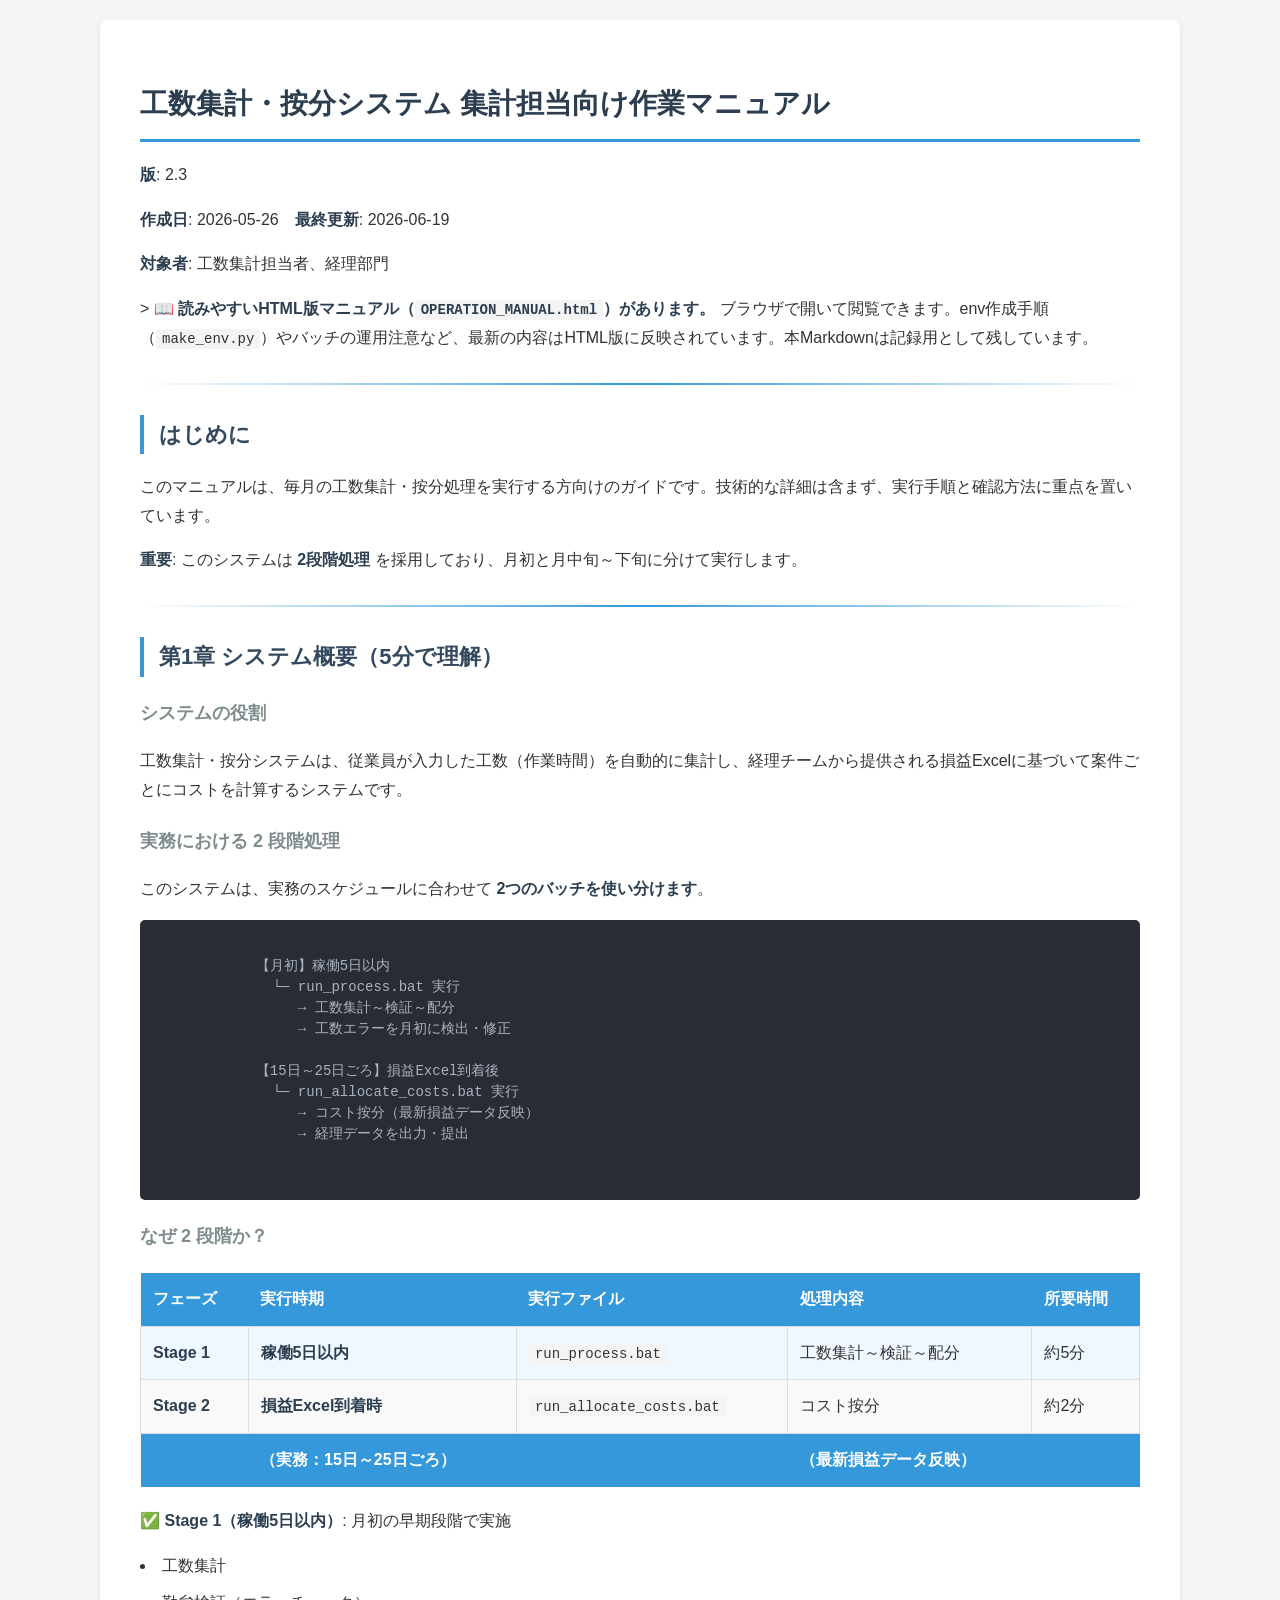
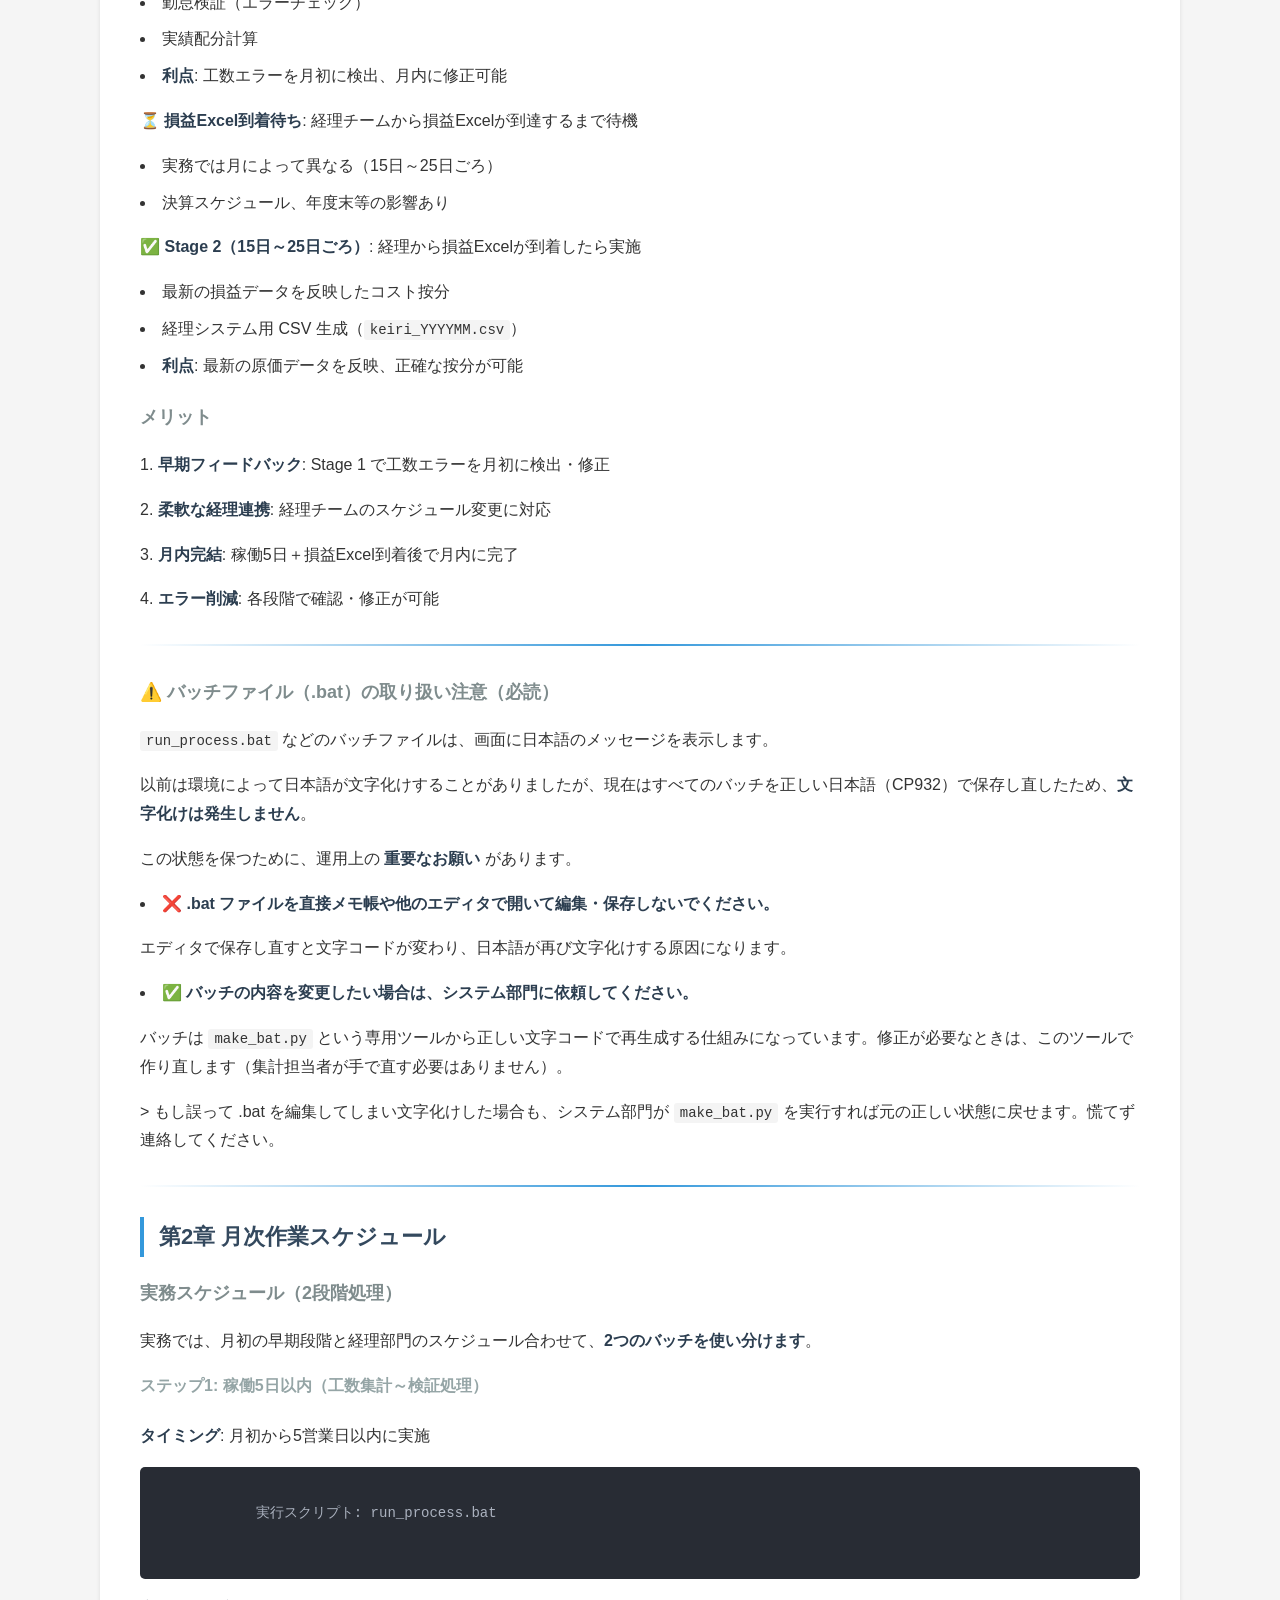
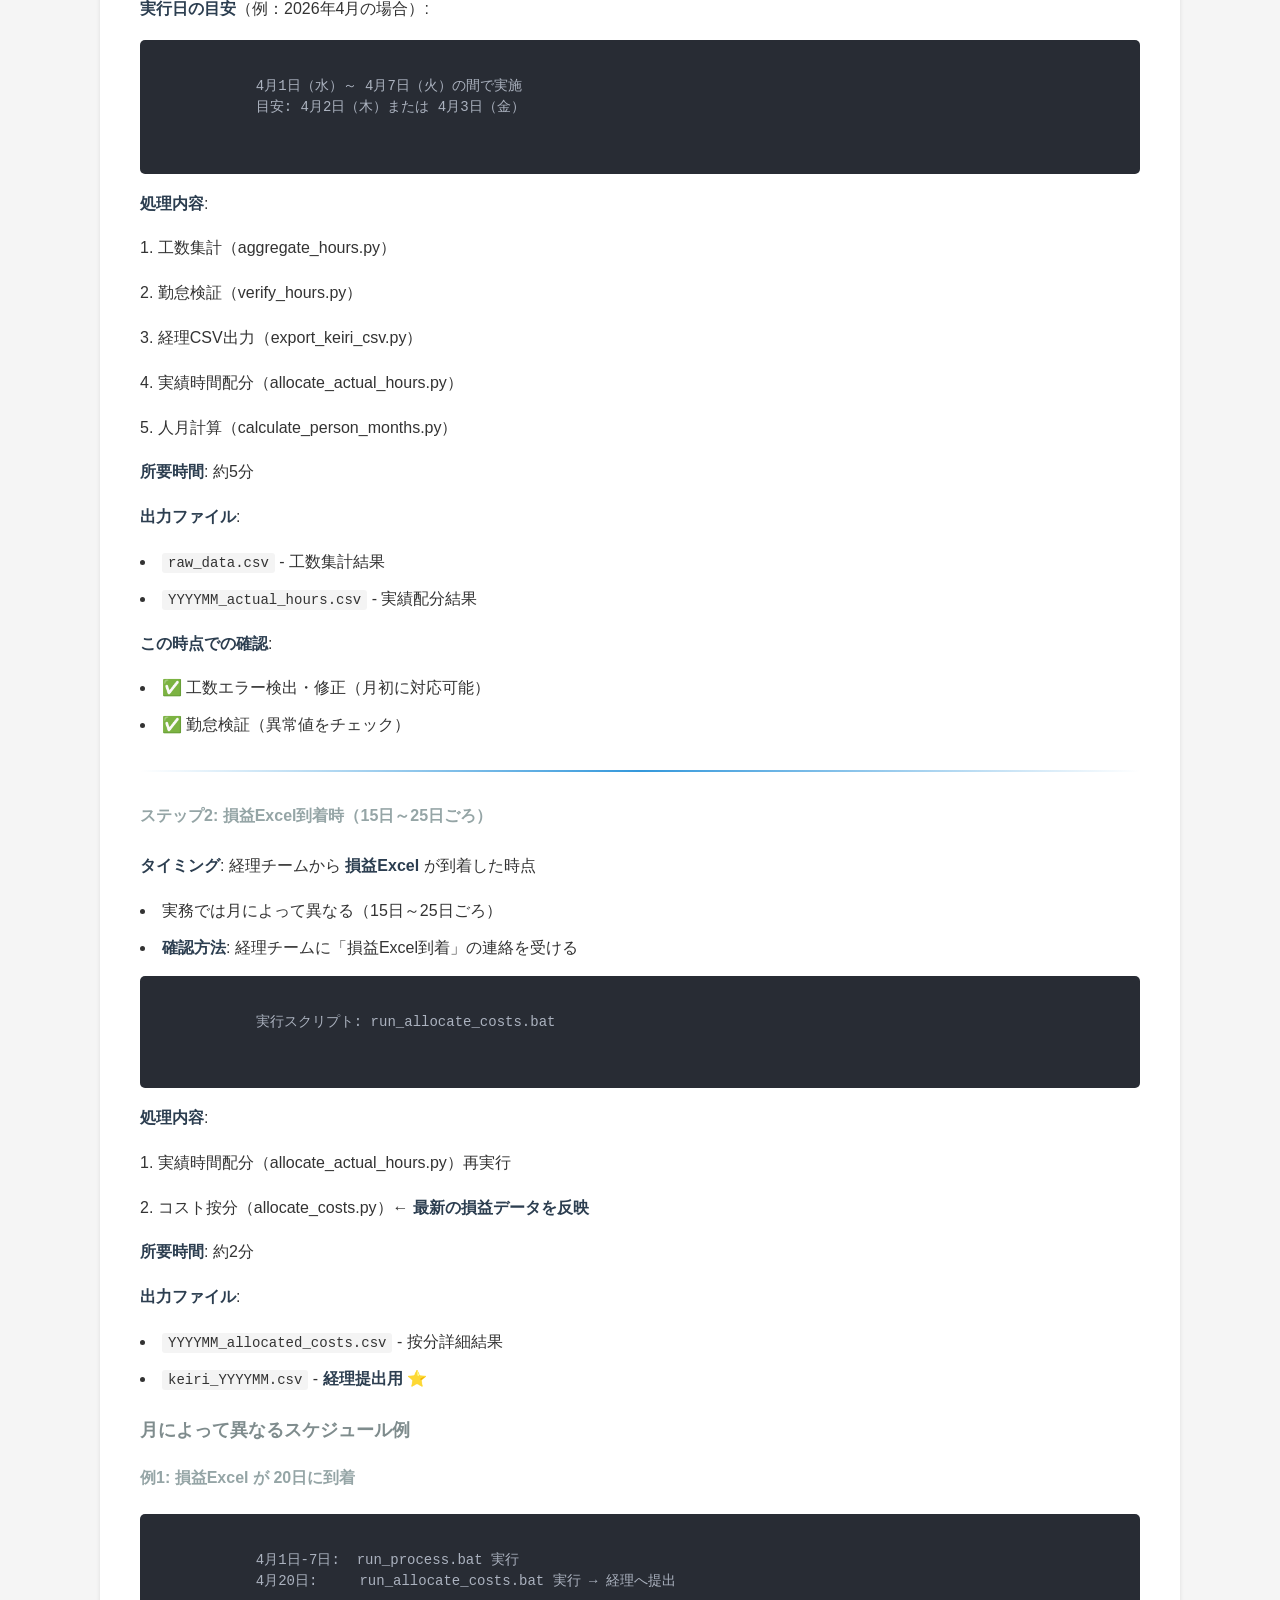
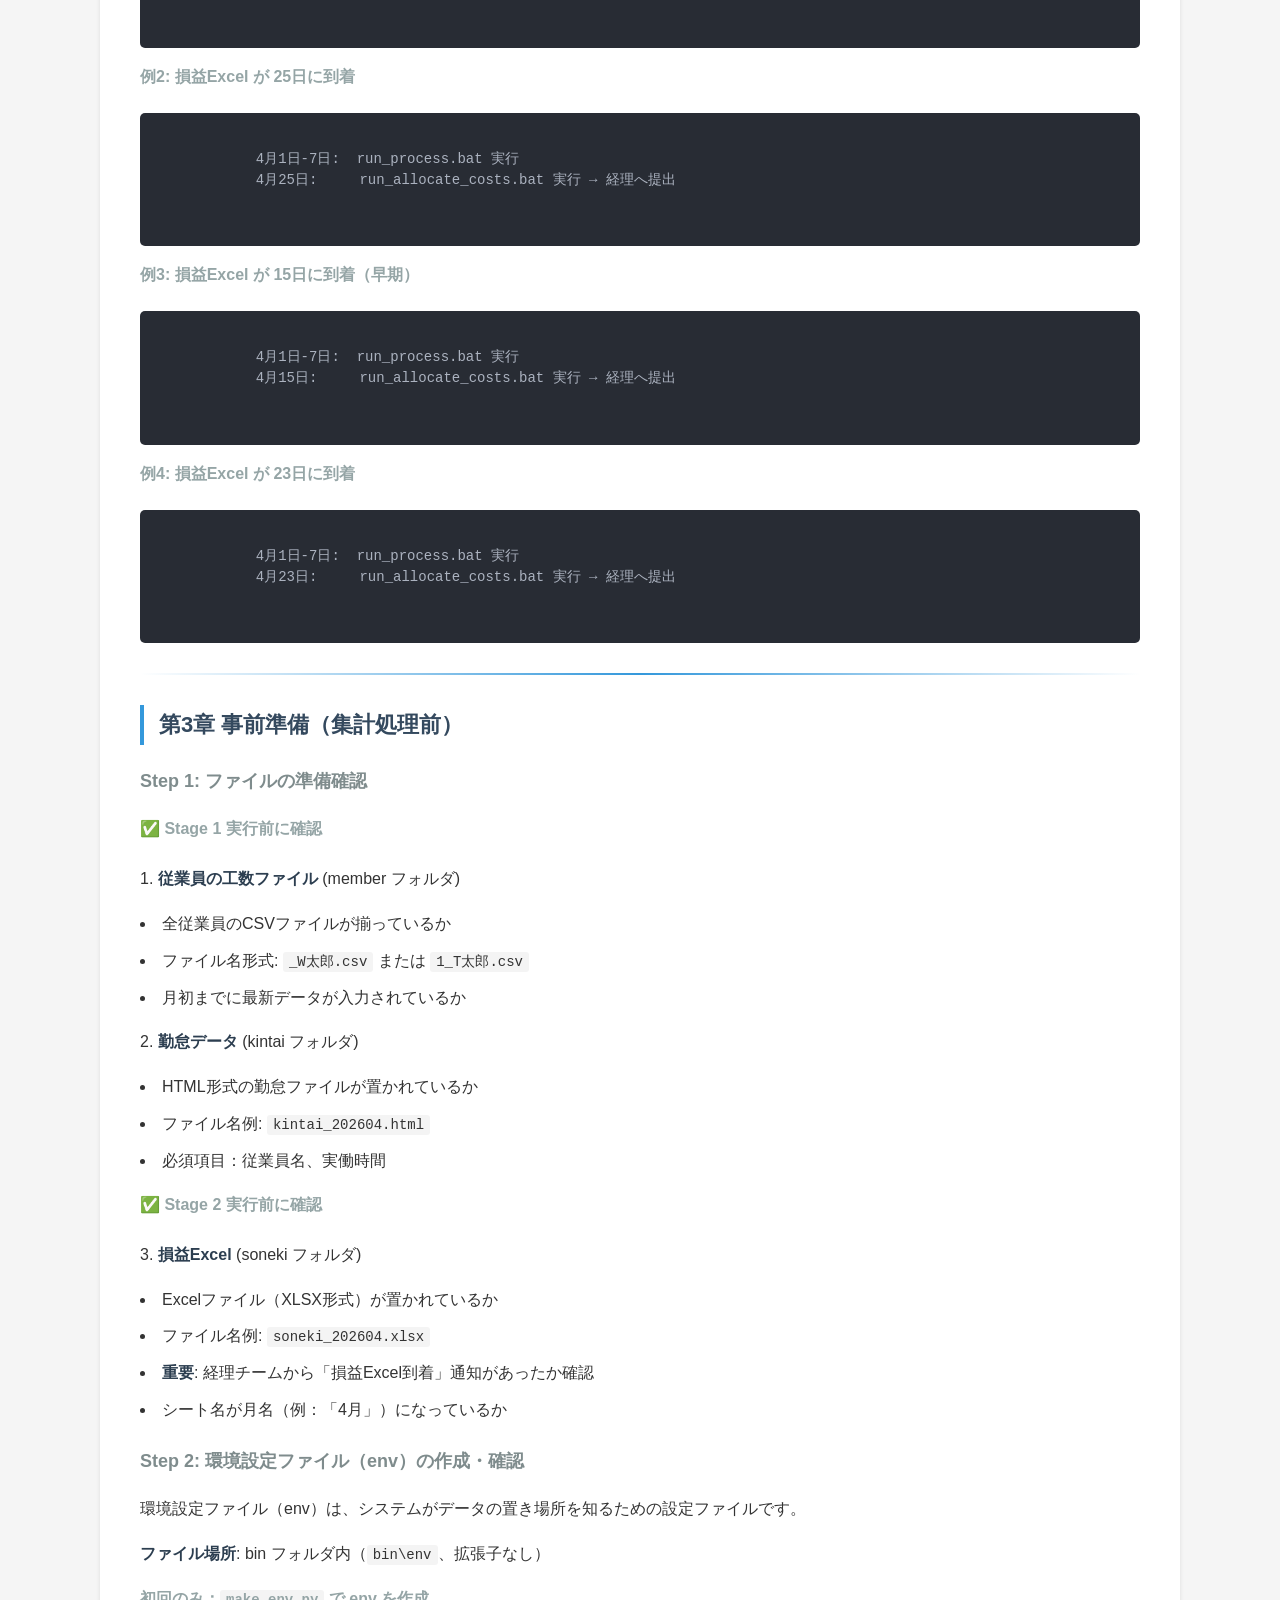
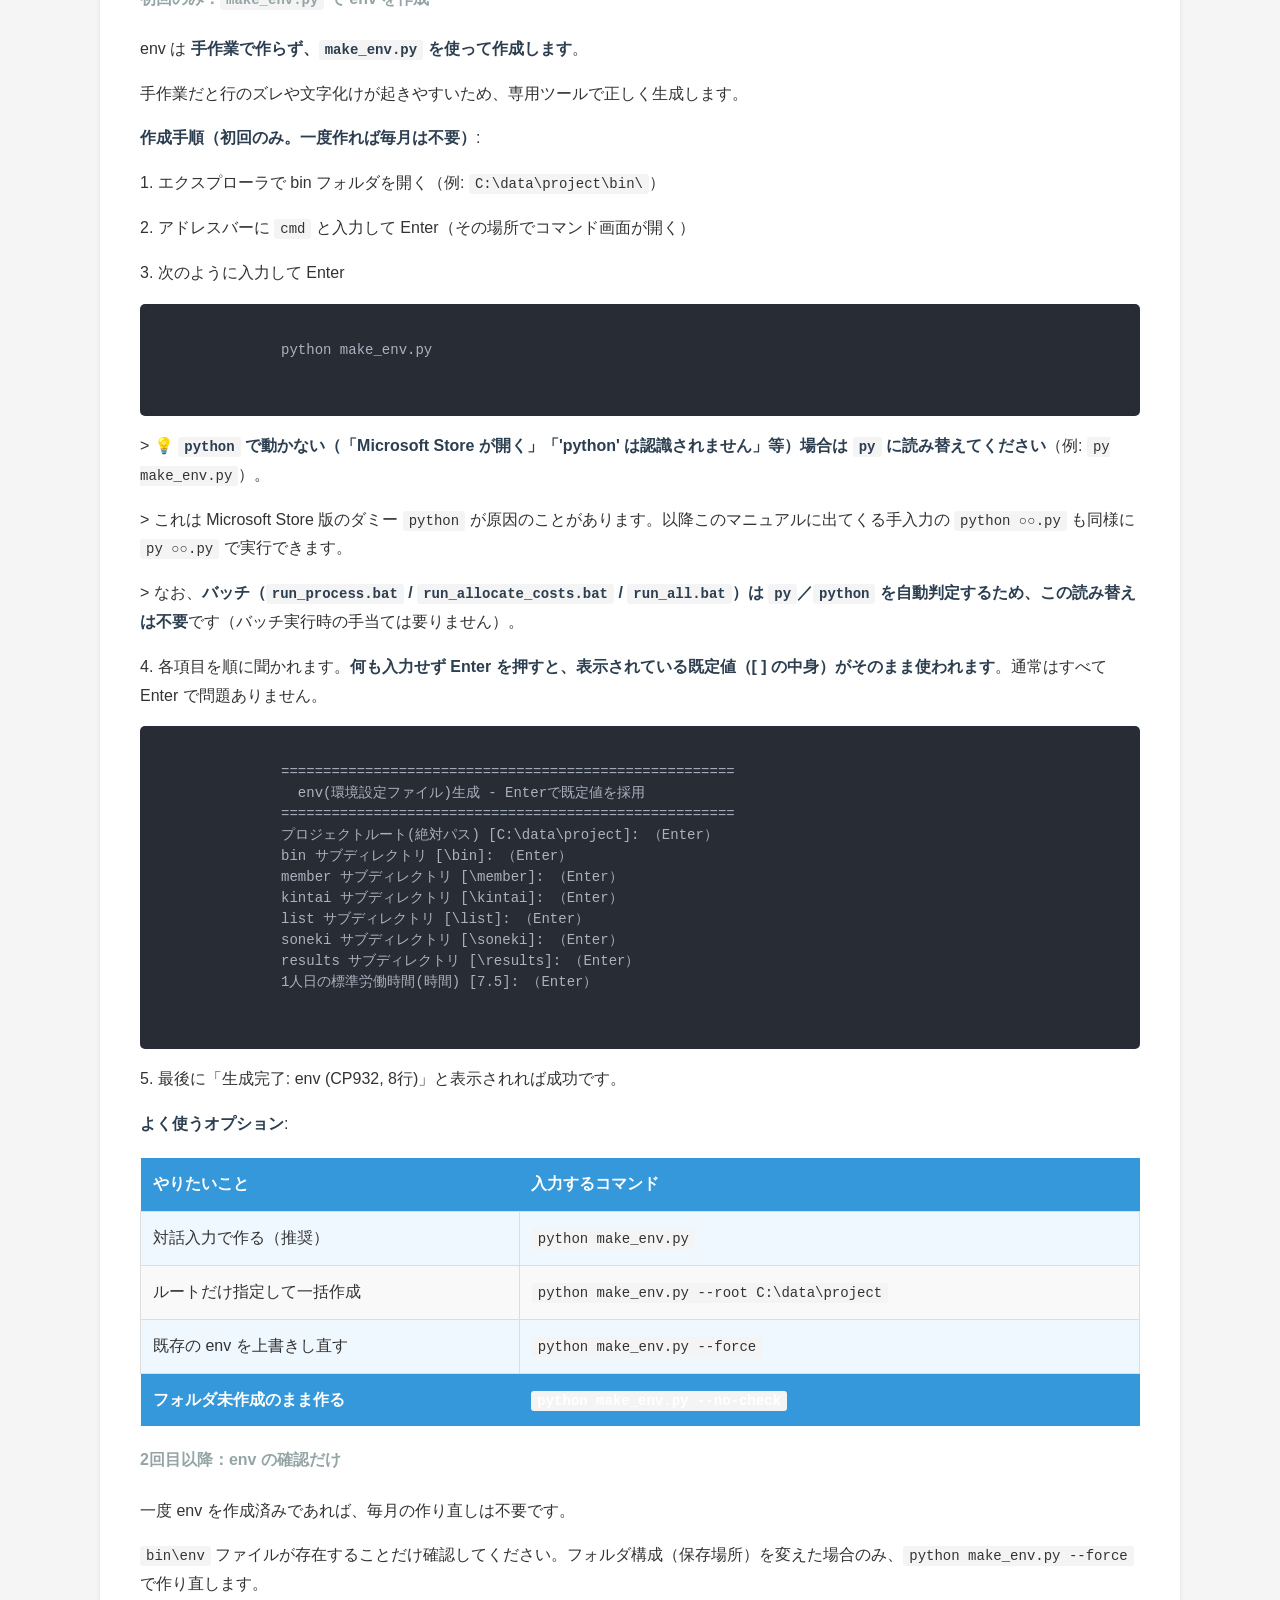
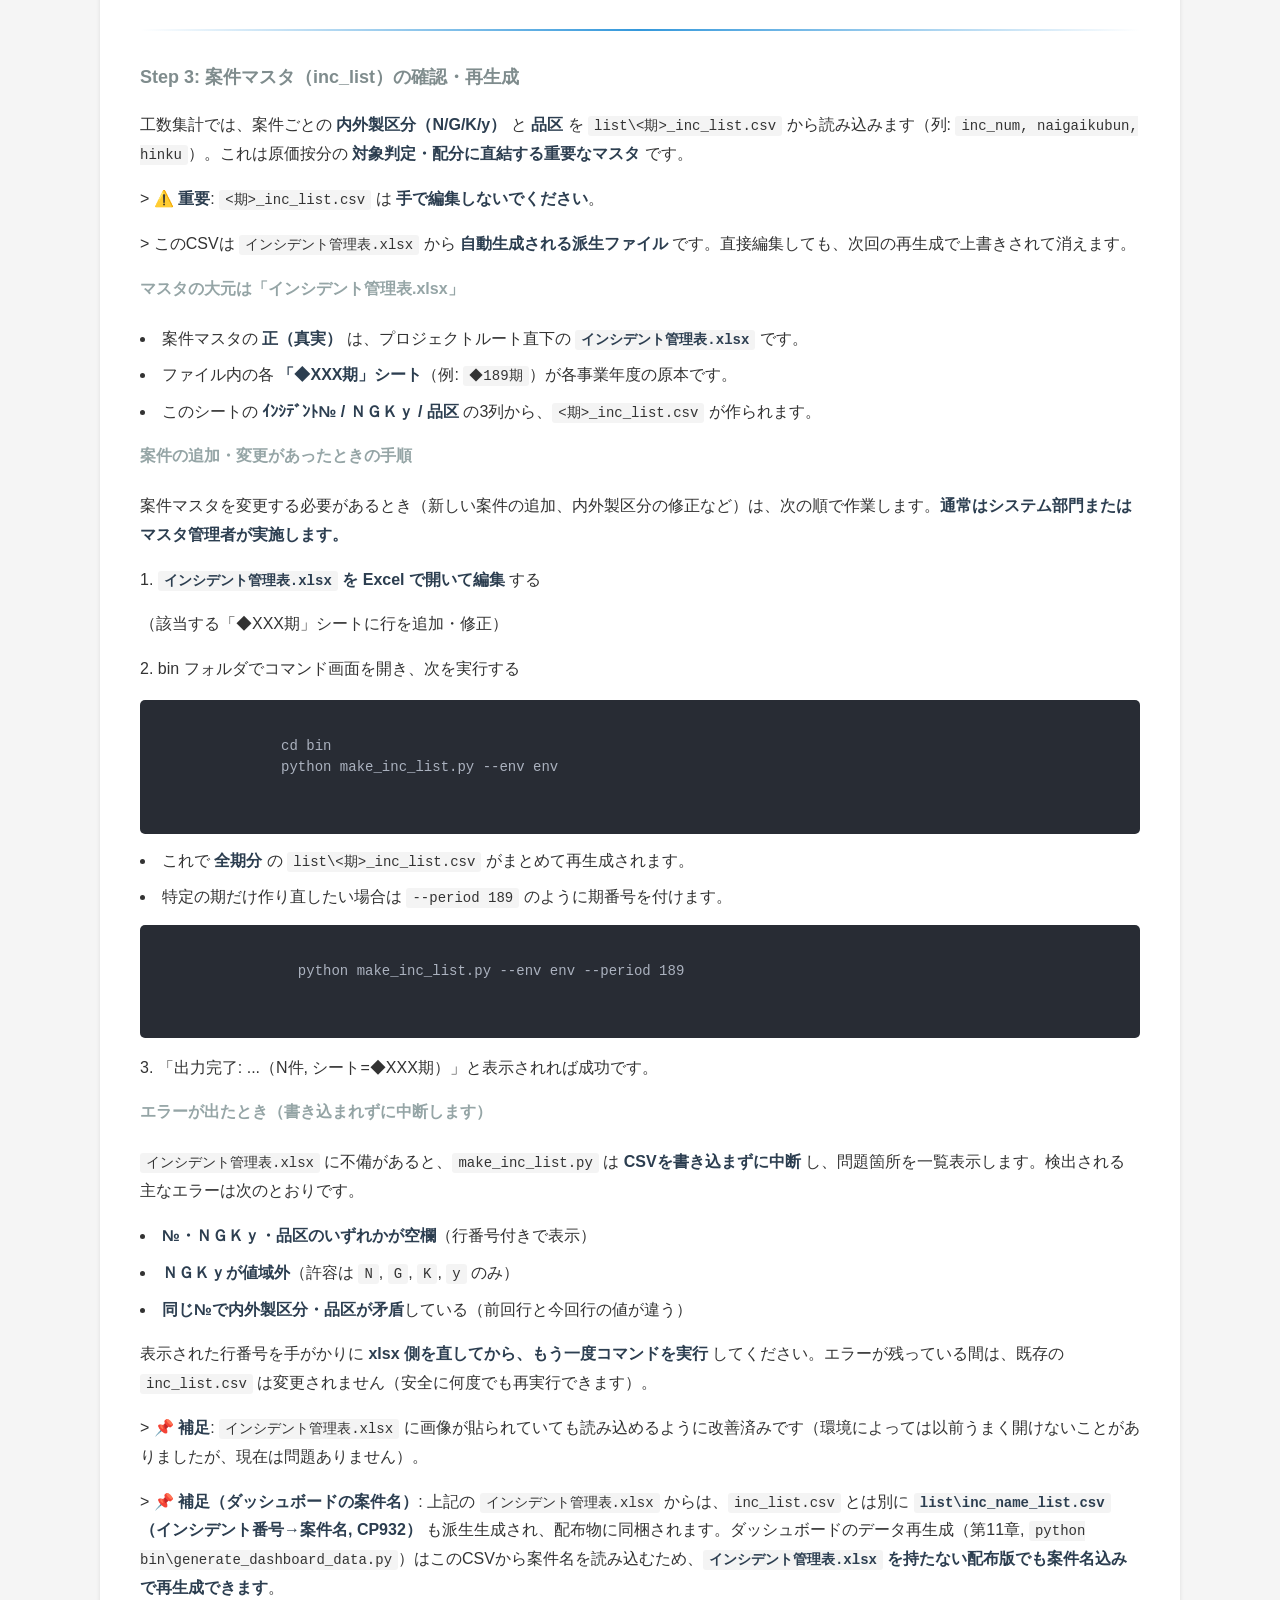
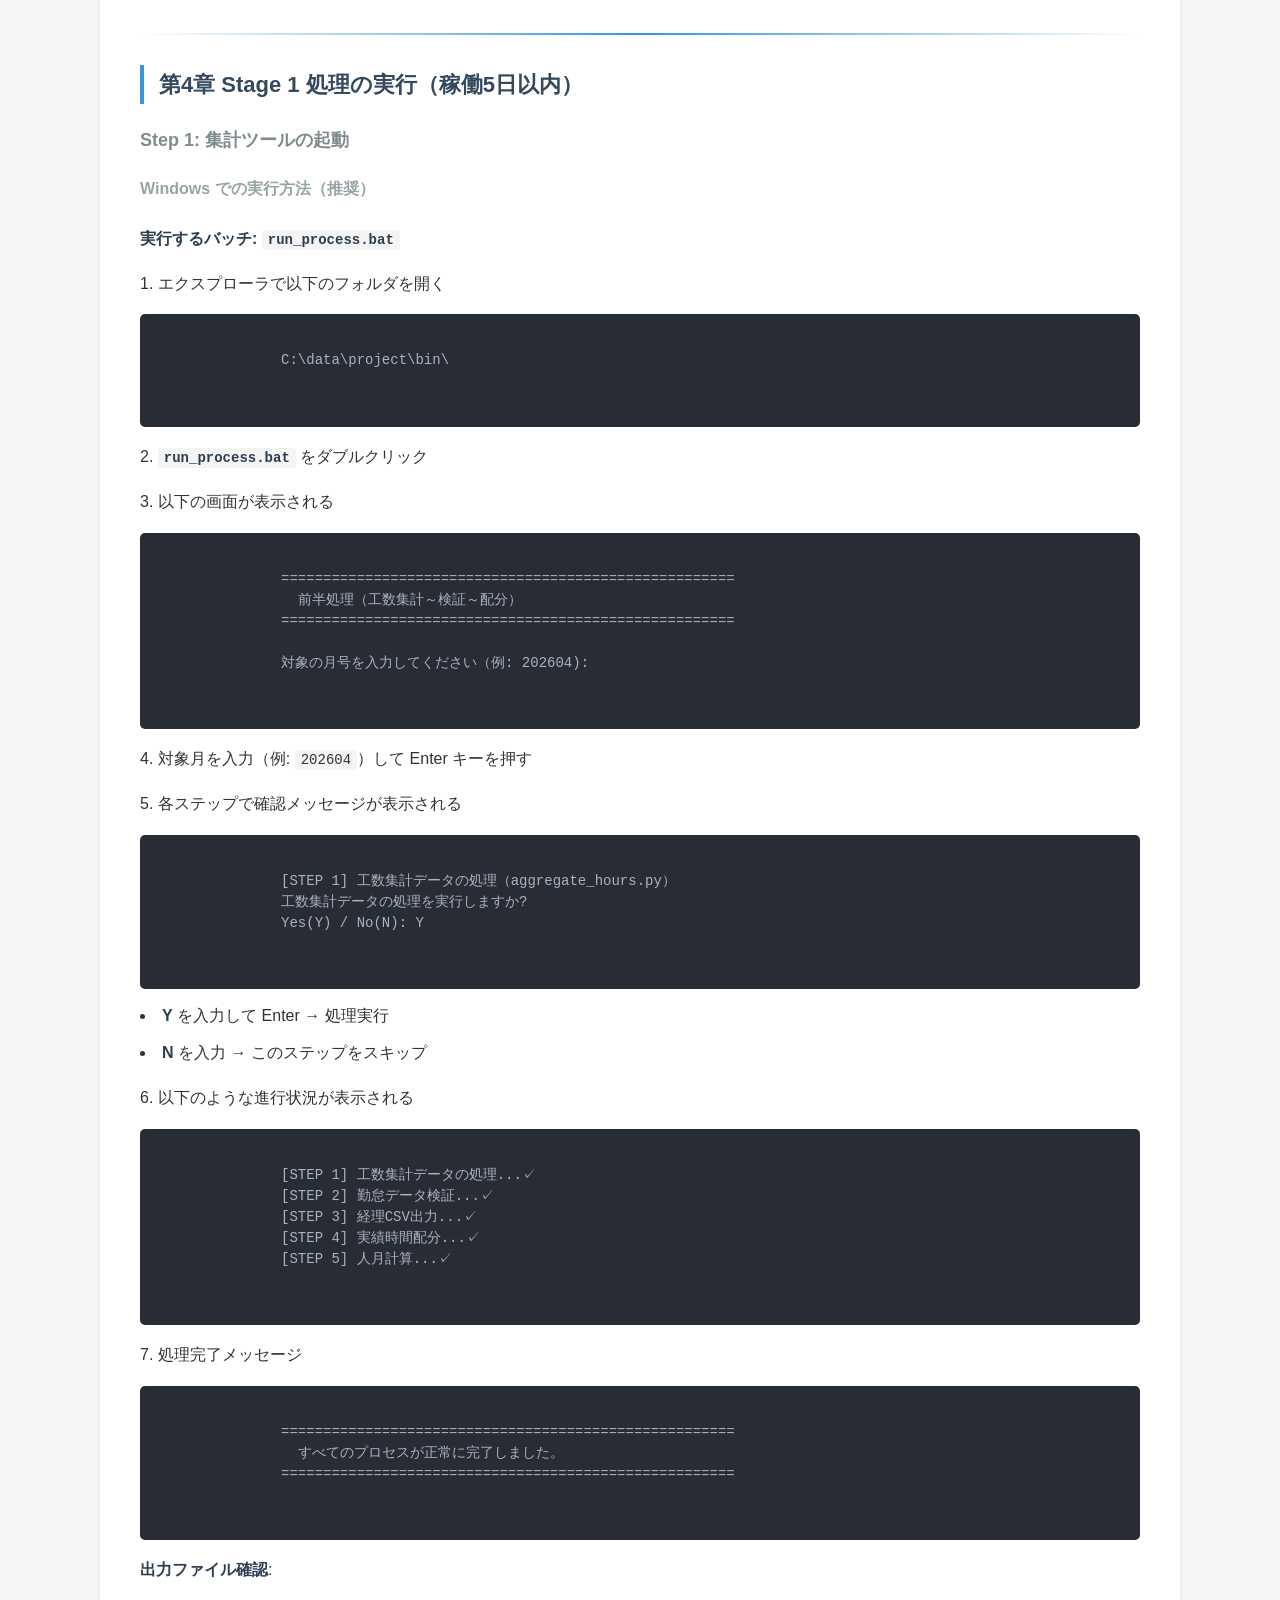
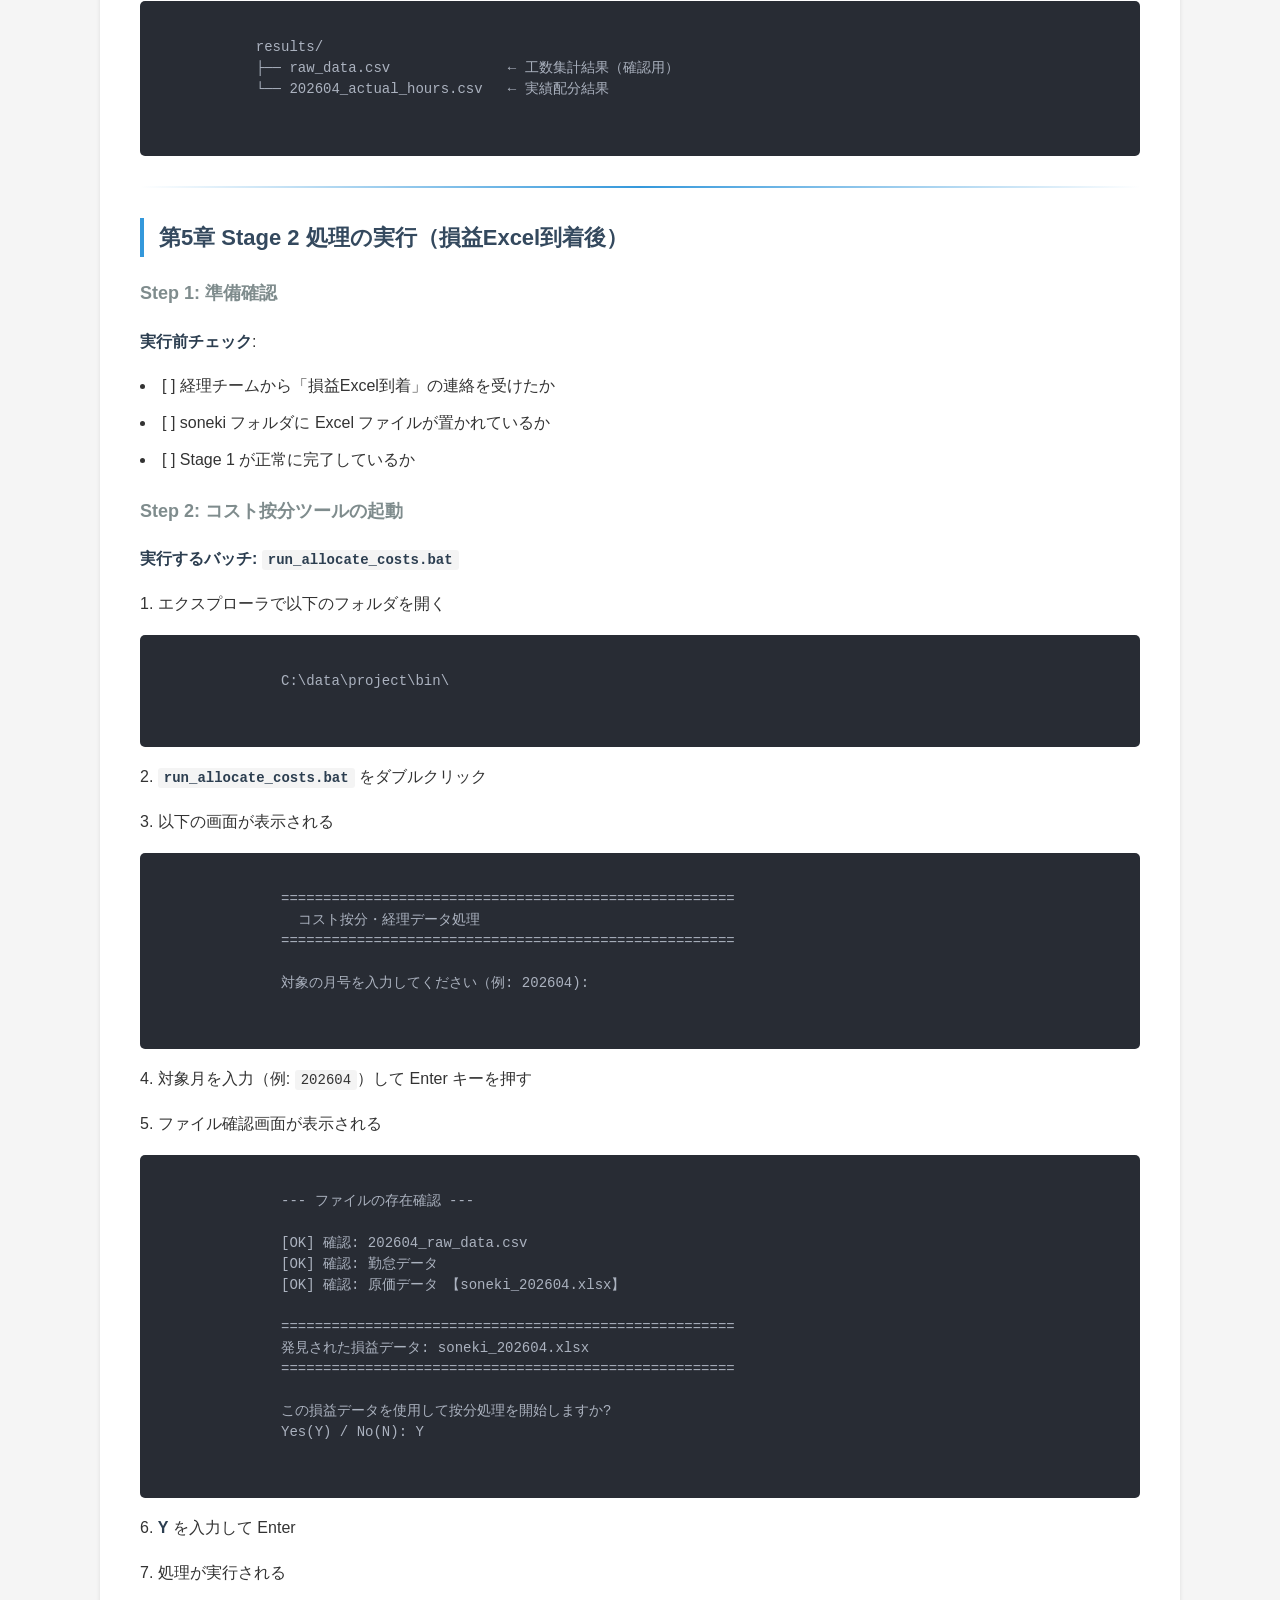
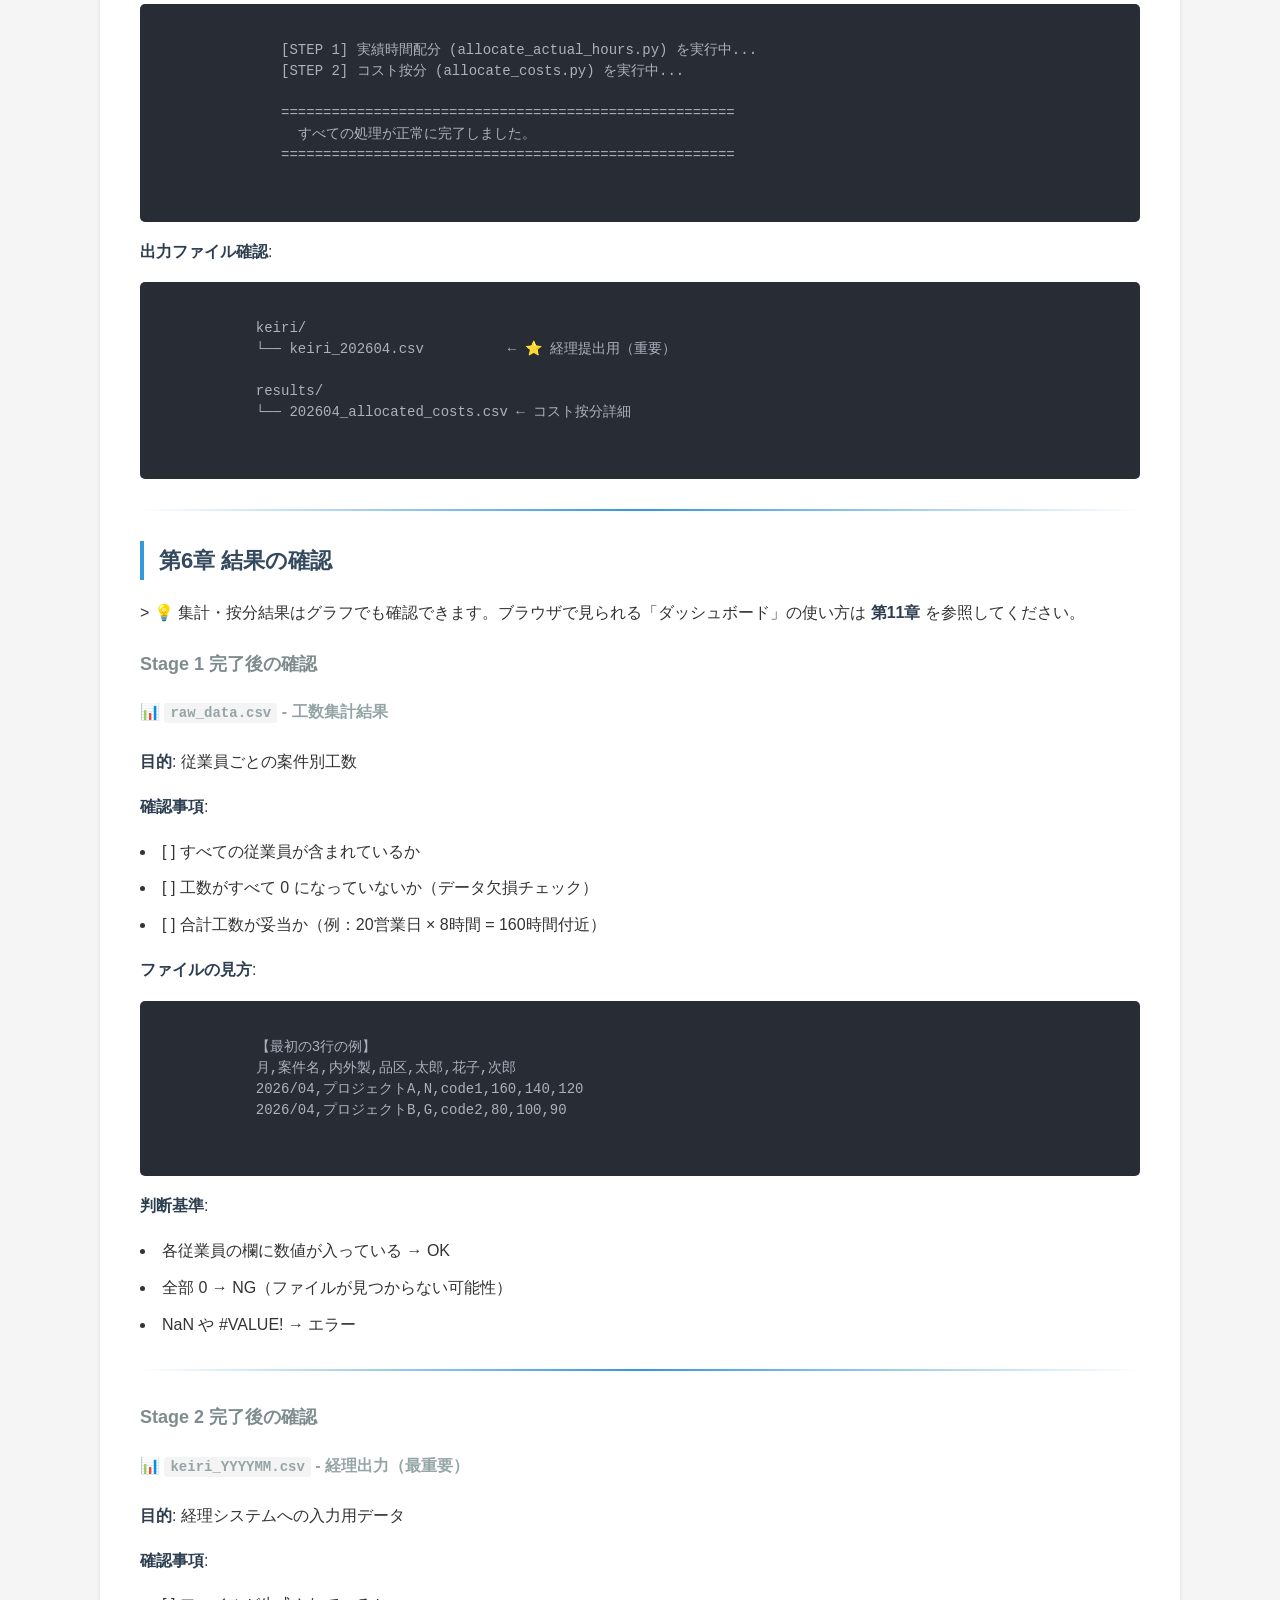
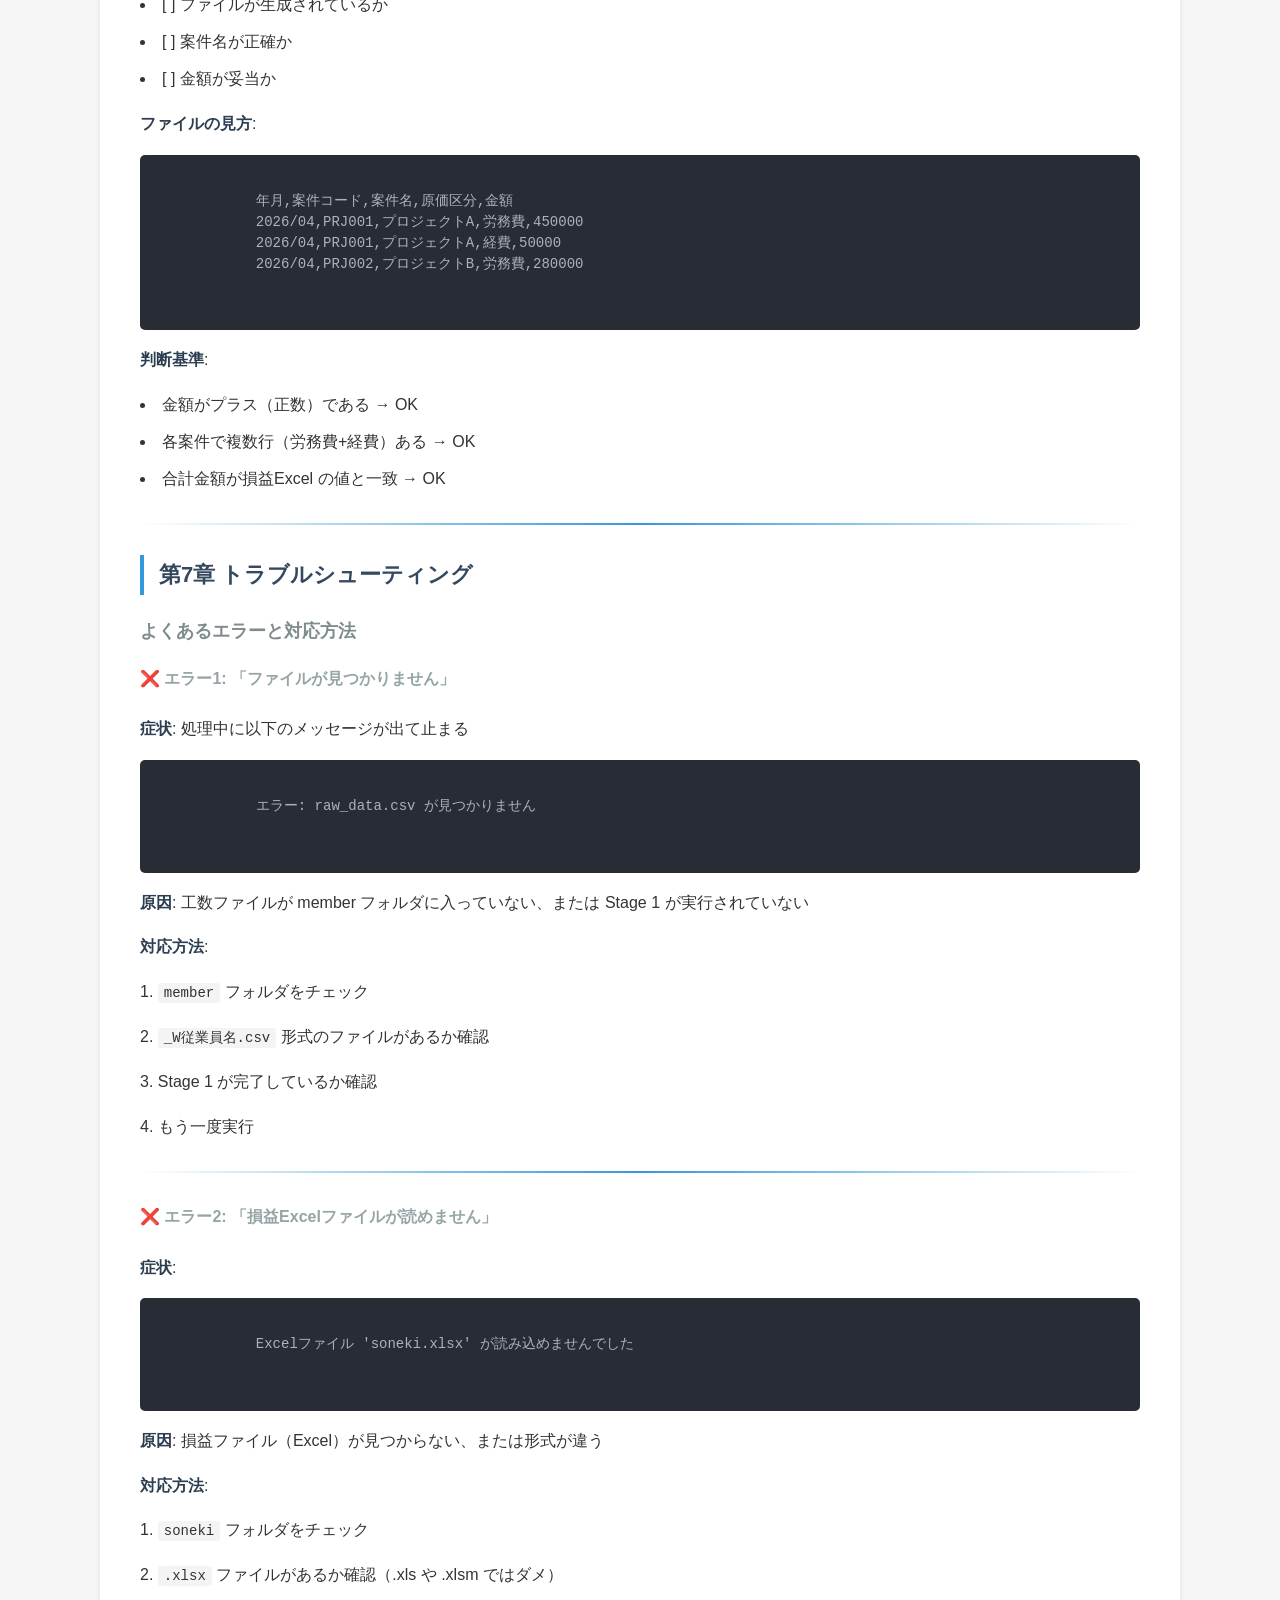
<file: OPERATION_MANUAL.html>
<!DOCTYPE html>
<html lang="ja">
<head>
    <meta charset="utf-8">
    <meta name="viewport" content="width=device-width, initial-scale=1.0">
    <title>工数集計・按分システム 集計担当向け作業マニュアル</title>
    <style>

        body {
            font-family: "Segoe UI", Tahoma, Geneva, Verdana, sans-serif;
            line-height: 1.8;
            color: #333;
            background-color: #f5f5f5;
            padding: 20px;
            margin: 0;
        }
        .container {
            max-width: 1000px;
            margin: 0 auto;
            background-color: white;
            padding: 40px;
            border-radius: 8px;
            box-shadow: 0 2px 4px rgba(0,0,0,0.1);
        }
        h1 {
            color: #2c3e50;
            border-bottom: 3px solid #3498db;
            padding-bottom: 10px;
            font-size: 28px;
        }
        h2 {
            color: #34495e;
            margin-top: 30px;
            border-left: 4px solid #3498db;
            padding-left: 15px;
            font-size: 22px;
        }
        h3 {
            color: #7f8c8d;
            margin-top: 20px;
            font-size: 18px;
        }
        h4 {
            color: #95a5a6;
            margin-top: 15px;
            font-size: 16px;
        }
        table {
            width: 100%;
            border-collapse: collapse;
            margin: 20px 0;
            background-color: #f9f9f9;
        }
        table th {
            background-color: #3498db;
            color: white;
            padding: 12px;
            text-align: left;
            font-weight: bold;
        }
        table td {
            border: 1px solid #ddd;
            padding: 12px;
        }
        table tr:nth-child(even) {
            background-color: #f0f8ff;
        }
        code {
            background-color: #f4f4f4;
            padding: 2px 6px;
            border-radius: 3px;
            font-family: "Courier New", monospace;
            font-size: 14px;
        }
        pre {
            background-color: #282c34;
            color: #abb2bf;
            padding: 15px;
            border-radius: 5px;
            overflow-x: auto;
            line-height: 1.5;
        }
        pre code {
            background-color: transparent;
            padding: 0;
            color: #abb2bf;
        }
        blockquote {
            border-left: 4px solid #3498db;
            padding-left: 15px;
            color: #7f8c8d;
            font-style: italic;
            margin: 15px 0;
        }
        .note {
            background-color: #fffacd;
            border-left: 4px solid #ffb6c1;
            padding: 12px;
            margin: 15px 0;
        }
        .warning {
            background-color: #ffe4e1;
            border-left: 4px solid #ff6347;
            padding: 12px;
            margin: 15px 0;
        }
        .success {
            background-color: #e8f5e9;
            border-left: 4px solid #4caf50;
            padding: 12px;
            margin: 15px 0;
        }
        a {
            color: #3498db;
            text-decoration: none;
        }
        a:hover {
            text-decoration: underline;
        }
        hr {
            border: none;
            height: 2px;
            background: linear-gradient(to right, transparent, #3498db, transparent);
            margin: 30px 0;
        }
        ul, ol {
            margin: 15px 0;
            padding-left: 30px;
        }
        li {
            margin: 8px 0;
        }
        strong {
            color: #2c3e50;
            font-weight: bold;
        }
        em {
            color: #7f8c8d;
        }
        .checkbox {
            margin-right: 8px;
        }
    
    </style>
</head>
<body>
    <div class="container">
        <h1>工数集計・按分システム 集計担当向け作業マニュアル</h1>

        <p><strong>版</strong>: 2.3</p>
        <p><strong>作成日</strong>: 2026-05-26　<strong>最終更新</strong>: 2026-06-19</p>
        <p><strong>対象者</strong>: 工数集計担当者、経理部門</p>

        <p>> 📖 <strong>読みやすいHTML版マニュアル（<code>OPERATION_MANUAL.html</code>）があります。</strong> ブラウザで開いて閲覧できます。env作成手順（<code>make_env.py</code>）やバッチの運用注意など、最新の内容はHTML版に反映されています。本Markdownは記録用として残しています。</p>

        <hr>

        <h2>はじめに</h2>

        <p>このマニュアルは、毎月の工数集計・按分処理を実行する方向けのガイドです。技術的な詳細は含まず、実行手順と確認方法に重点を置いています。</p>

        <p><strong>重要</strong>: このシステムは <strong>2段階処理</strong> を採用しており、月初と月中旬～下旬に分けて実行します。</p>

        <hr>

        <h2>第1章 システム概要（5分で理解）</h2>

        <h3>システムの役割</h3>

        <p>工数集計・按分システムは、従業員が入力した工数（作業時間）を自動的に集計し、経理チームから提供される損益Excelに基づいて案件ごとにコストを計算するシステムです。</p>

        <h3>実務における 2 段階処理</h3>

        <p>このシステムは、実務のスケジュールに合わせて <strong>2つのバッチを使い分けます</strong>。</p>

    <pre>
        <code>
            【月初】稼働5日以内
              └─ run_process.bat 実行
                 → 工数集計～検証～配分
                 → 工数エラーを月初に検出・修正
                 
            【15日～25日ごろ】損益Excel到着後
              └─ run_allocate_costs.bat 実行
                 → コスト按分（最新損益データ反映）
                 → 経理データを出力・提出
        </code>
    </pre>

        <table>
            <tr>
                <th>フェーズ</th>
                <th>実行時期</th>
                <th>実行ファイル</th>
                <th>処理内容</th>
                <th>所要時間</th>
            </tr>
            <tr>
                <td><strong>Stage 1</strong></td>
                <td><strong>稼働5日以内</strong></td>
                <td><code>run_process.bat</code></td>
                <td>工数集計～検証～配分</td>
                <td>約5分</td>
            </tr>
            <tr>
                <td><strong>Stage 2</strong></td>
                <td><strong>損益Excel到着時</strong></td>
                <td><code>run_allocate_costs.bat</code></td>
                <td>コスト按分</td>
                <td>約2分</td>
            </tr>
            <tr>
                <th></th>
                <th>（実務：15日～25日ごろ）</th>
                <th></th>
                <th>（最新損益データ反映）</th>
                <th></th>
            </tr>
        <h3>なぜ 2 段階か？</h3>
        </table>

        <p>✅ <strong>Stage 1（稼働5日以内）</strong>: 月初の早期段階で実施</p>
        <li>工数集計</li>
        <li>勤怠検証（エラーチェック）</li>
        <li>実績配分計算</li>
        <li><strong>利点</strong>: 工数エラーを月初に検出、月内に修正可能</li>

        <p>⏳ <strong>損益Excel到着待ち</strong>: 経理チームから損益Excelが到達するまで待機</p>
        <li>実務では月によって異なる（15日～25日ごろ）</li>
        <li>決算スケジュール、年度末等の影響あり</li>

        <p>✅ <strong>Stage 2（15日～25日ごろ）</strong>: 経理から損益Excelが到着したら実施</p>
        <li>最新の損益データを反映したコスト按分</li>
        <li>経理システム用 CSV 生成（<code>keiri_YYYYMM.csv</code>）</li>
        <li><strong>利点</strong>: 最新の原価データを反映、正確な按分が可能</li>

        <h3>メリット</h3>

        <p>1. <strong>早期フィードバック</strong>: Stage 1 で工数エラーを月初に検出・修正</p>
        <p>2. <strong>柔軟な経理連携</strong>: 経理チームのスケジュール変更に対応</p>
        <p>3. <strong>月内完結</strong>: 稼働5日＋損益Excel到着後で月内に完了</p>
        <p>4. <strong>エラー削減</strong>: 各段階で確認・修正が可能</p>

        <hr>

        <h3>⚠️ バッチファイル（.bat）の取り扱い注意（必読）</h3>

        <p><code>run_process.bat</code> などのバッチファイルは、画面に日本語のメッセージを表示します。</p>
        <p>以前は環境によって日本語が文字化けすることがありましたが、現在はすべてのバッチを正しい日本語（CP932）で保存し直したため、<strong>文字化けは発生しません</strong>。</p>

        <p>この状態を保つために、運用上の <strong>重要なお願い</strong> があります。</p>

        <li>❌ <strong>.bat ファイルを直接メモ帳や他のエディタで開いて編集・保存しないでください。</strong></li>
        <p>エディタで保存し直すと文字コードが変わり、日本語が再び文字化けする原因になります。</p>
        <li>✅ <strong>バッチの内容を変更したい場合は、システム部門に依頼してください。</strong></li>
        <p>バッチは <code>make_bat.py</code> という専用ツールから正しい文字コードで再生成する仕組みになっています。修正が必要なときは、このツールで作り直します（集計担当者が手で直す必要はありません）。</p>

        <p>> もし誤って .bat を編集してしまい文字化けした場合も、システム部門が <code>make_bat.py</code> を実行すれば元の正しい状態に戻せます。慌てず連絡してください。</p>

        <hr>

        <h2>第2章 月次作業スケジュール</h2>

        <h3>実務スケジュール（2段階処理）</h3>

        <p>実務では、月初の早期段階と経理部門のスケジュール合わせて、<strong>2つのバッチを使い分けます</strong>。</p>

        <h4>ステップ1: 稼働5日以内（工数集計～検証処理）</h4>

        <p><strong>タイミング</strong>: 月初から5営業日以内に実施</p>

    <pre>
        <code>
            実行スクリプト: run_process.bat
        </code>
    </pre>

        <p><strong>実行日の目安</strong>（例：2026年4月の場合）:</p>
    <pre>
        <code>
            4月1日（水）～ 4月7日（火）の間で実施
            目安: 4月2日（木）または 4月3日（金）
        </code>
    </pre>

        <p><strong>処理内容</strong>:</p>
        <p>1. 工数集計（aggregate_hours.py）</p>
        <p>2. 勤怠検証（verify_hours.py）</p>
        <p>3. 経理CSV出力（export_keiri_csv.py）</p>
        <p>4. 実績時間配分（allocate_actual_hours.py）</p>
        <p>5. 人月計算（calculate_person_months.py）</p>

        <p><strong>所要時間</strong>: 約5分</p>

        <p><strong>出力ファイル</strong>:</p>
        <li><code>raw_data.csv</code> - 工数集計結果</li>
        <li><code>YYYYMM_actual_hours.csv</code> - 実績配分結果</li>

        <p><strong>この時点での確認</strong>:</p>
        <li>✅ 工数エラー検出・修正（月初に対応可能）</li>
        <li>✅ 勤怠検証（異常値をチェック）</li>

        <hr>

        <h4>ステップ2: 損益Excel到着時（15日～25日ごろ）</h4>

        <p><strong>タイミング</strong>: 経理チームから <strong>損益Excel</strong> が到着した時点</p>
        <li>実務では月によって異なる（15日～25日ごろ）</li>
        <li><strong>確認方法</strong>: 経理チームに「損益Excel到着」の連絡を受ける</li>

    <pre>
        <code>
            実行スクリプト: run_allocate_costs.bat
        </code>
    </pre>

        <p><strong>処理内容</strong>:</p>
        <p>1. 実績時間配分（allocate_actual_hours.py）再実行</p>
        <p>2. コスト按分（allocate_costs.py）← <strong>最新の損益データを反映</strong></p>

        <p><strong>所要時間</strong>: 約2分</p>

        <p><strong>出力ファイル</strong>:</p>
        <li><code>YYYYMM_allocated_costs.csv</code> - 按分詳細結果</li>
        <li><code>keiri_YYYYMM.csv</code> - <strong>経理提出用</strong> ⭐</li>

        <h3>月によって異なるスケジュール例</h3>

        <h4>例1: 損益Excel が 20日に到着</h4>
    <pre>
        <code>
            4月1日-7日:  run_process.bat 実行
            4月20日:     run_allocate_costs.bat 実行 → 経理へ提出
        </code>
    </pre>

        <h4>例2: 損益Excel が 25日に到着</h4>
    <pre>
        <code>
            4月1日-7日:  run_process.bat 実行
            4月25日:     run_allocate_costs.bat 実行 → 経理へ提出
        </code>
    </pre>

        <h4>例3: 損益Excel が 15日に到着（早期）</h4>
    <pre>
        <code>
            4月1日-7日:  run_process.bat 実行
            4月15日:     run_allocate_costs.bat 実行 → 経理へ提出
        </code>
    </pre>

        <h4>例4: 損益Excel が 23日に到着</h4>
    <pre>
        <code>
            4月1日-7日:  run_process.bat 実行
            4月23日:     run_allocate_costs.bat 実行 → 経理へ提出
        </code>
    </pre>

        <hr>

        <h2>第3章 事前準備（集計処理前）</h2>

        <h3>Step 1: ファイルの準備確認</h3>

        <h4>✅ Stage 1 実行前に確認</h4>

        <p>1. <strong>従業員の工数ファイル</strong> (member フォルダ)</p>
        <li>全従業員のCSVファイルが揃っているか</li>
        <li>ファイル名形式: <code>_W太郎.csv</code> または <code>1_T太郎.csv</code></li>
        <li>月初までに最新データが入力されているか</li>

        <p>2. <strong>勤怠データ</strong> (kintai フォルダ)</p>
        <li>HTML形式の勤怠ファイルが置かれているか</li>
        <li>ファイル名例: <code>kintai_202604.html</code></li>
        <li>必須項目：従業員名、実働時間</li>

        <h4>✅ Stage 2 実行前に確認</h4>

        <p>3. <strong>損益Excel</strong> (soneki フォルダ)</p>
        <li>Excelファイル（XLSX形式）が置かれているか</li>
        <li>ファイル名例: <code>soneki_202604.xlsx</code></li>
        <li><strong>重要</strong>: 経理チームから「損益Excel到着」通知があったか確認</li>
        <li>シート名が月名（例：「4月」）になっているか</li>

        <h3>Step 2: 環境設定ファイル（env）の作成・確認</h3>

        <p>環境設定ファイル（env）は、システムがデータの置き場所を知るための設定ファイルです。</p>
        <p><strong>ファイル場所</strong>: bin フォルダ内（<code>bin\env</code>、拡張子なし）</p>

        <h4>初回のみ：<code>make_env.py</code> で env を作成</h4>

        <p>env は <strong>手作業で作らず、<code>make_env.py</code> を使って作成します</strong>。</p>
        <p>手作業だと行のズレや文字化けが起きやすいため、専用ツールで正しく生成します。</p>

        <p><strong>作成手順（初回のみ。一度作れば毎月は不要）</strong>:</p>

        <p>1. エクスプローラで bin フォルダを開く（例: <code>C:\data\project\bin\</code>）</p>
        <p>2. アドレスバーに <code>cmd</code> と入力して Enter（その場所でコマンド画面が開く）</p>
        <p>3. 次のように入力して Enter</p>

    <pre>
        <code>
               python make_env.py
        </code>
    </pre>

        <p>> 💡 <strong><code>python</code> で動かない（「Microsoft Store が開く」「'python' は認識されません」等）場合は <code>py</code> に読み替えてください</strong>（例: <code>py make_env.py</code>）。</p>
        <p>> これは Microsoft Store 版のダミー <code>python</code> が原因のことがあります。以降このマニュアルに出てくる手入力の <code>python ○○.py</code> も同様に <code>py ○○.py</code> で実行できます。</p>
        <p>> なお、<strong>バッチ（<code>run_process.bat</code> / <code>run_allocate_costs.bat</code> / <code>run_all.bat</code>）は <code>py</code>／<code>python</code> を自動判定するため、この読み替えは不要</strong>です（バッチ実行時の手当ては要りません）。</p>

        <p>4. 各項目を順に聞かれます。<strong>何も入力せず Enter を押すと、表示されている既定値（[ ] の中身）がそのまま使われます</strong>。通常はすべて Enter で問題ありません。</p>

    <pre>
        <code>
               ======================================================
                 env(環境設定ファイル)生成 - Enterで既定値を採用
               ======================================================
               プロジェクトルート(絶対パス) [C:\data\project]: （Enter）
               bin サブディレクトリ [\bin]: （Enter）
               member サブディレクトリ [\member]: （Enter）
               kintai サブディレクトリ [\kintai]: （Enter）
               list サブディレクトリ [\list]: （Enter）
               soneki サブディレクトリ [\soneki]: （Enter）
               results サブディレクトリ [\results]: （Enter）
               1人日の標準労働時間(時間) [7.5]: （Enter）
        </code>
    </pre>

        <p>5. 最後に「生成完了: env (CP932, 8行)」と表示されれば成功です。</p>

        <p><strong>よく使うオプション</strong>:</p>

        <table>
            <tr>
                <th>やりたいこと</th>
                <th>入力するコマンド</th>
            </tr>
            <tr>
                <td>対話入力で作る（推奨）</td>
                <td><code>python make_env.py</code></td>
            </tr>
            <tr>
                <td>ルートだけ指定して一括作成</td>
                <td><code>python make_env.py --root C:\data\project</code></td>
            </tr>
            <tr>
                <td>既存の env を上書きし直す</td>
                <td><code>python make_env.py --force</code></td>
            </tr>
            <tr>
                <th>フォルダ未作成のまま作る</th>
                <th><code>python make_env.py --no-check</code></th>
            </tr>
        </table>

        <h4>2回目以降：env の確認だけ</h4>

        <p>一度 env を作成済みであれば、毎月の作り直しは不要です。</p>
        <p><code>bin\env</code> ファイルが存在することだけ確認してください。フォルダ構成（保存場所）を変えた場合のみ、<code>python make_env.py --force</code> で作り直します。</p>

        <hr>

        <h3>Step 3: 案件マスタ（inc_list）の確認・再生成</h3>

        <p>工数集計では、案件ごとの <strong>内外製区分（N/G/K/y）</strong> と <strong>品区</strong> を <code>list\<期>_inc_list.csv</code> から読み込みます（列: <code>inc_num, naigaikubun, hinku</code>）。これは原価按分の <strong>対象判定・配分に直結する重要なマスタ</strong> です。</p>

        <p>> ⚠️ <strong>重要</strong>: <code><期>_inc_list.csv</code> は <strong>手で編集しないでください</strong>。</p>
        <p>> このCSVは <code>インシデント管理表.xlsx</code> から <strong>自動生成される派生ファイル</strong> です。直接編集しても、次回の再生成で上書きされて消えます。</p>

        <h4>マスタの大元は「インシデント管理表.xlsx」</h4>

        <li>案件マスタの <strong>正（真実）</strong> は、プロジェクトルート直下の <strong><code>インシデント管理表.xlsx</code></strong> です。</li>
        <li>ファイル内の各 <strong>「◆XXX期」シート</strong>（例: <code>◆189期</code>）が各事業年度の原本です。</li>
        <li>このシートの <strong>ｲﾝｼﾃﾞﾝﾄ№ / ＮＧＫｙ / 品区</strong> の3列から、<code><期>_inc_list.csv</code> が作られます。</li>

        <h4>案件の追加・変更があったときの手順</h4>

        <p>案件マスタを変更する必要があるとき（新しい案件の追加、内外製区分の修正など）は、次の順で作業します。<strong>通常はシステム部門またはマスタ管理者が実施します。</strong></p>

        <p>1. <strong><code>インシデント管理表.xlsx</code> を Excel で開いて編集</strong> する</p>
        <p>（該当する「◆XXX期」シートに行を追加・修正）</p>
        <p>2. bin フォルダでコマンド画面を開き、次を実行する</p>

    <pre>
        <code>
               cd bin
               python make_inc_list.py --env env
        </code>
    </pre>

        <li>これで <strong>全期分</strong> の <code>list\<期>_inc_list.csv</code> がまとめて再生成されます。</li>
        <li>特定の期だけ作り直したい場合は <code>--period 189</code> のように期番号を付けます。</li>

    <pre>
        <code>
                 python make_inc_list.py --env env --period 189
        </code>
    </pre>

        <p>3. 「出力完了: ...（N件, シート=◆XXX期）」と表示されれば成功です。</p>

        <h4>エラーが出たとき（書き込まれずに中断します）</h4>

        <p><code>インシデント管理表.xlsx</code> に不備があると、<code>make_inc_list.py</code> は <strong>CSVを書き込まずに中断</strong> し、問題箇所を一覧表示します。検出される主なエラーは次のとおりです。</p>

        <li><strong>№・ＮＧＫｙ・品区のいずれかが空欄</strong>（行番号付きで表示）</li>
        <li><strong>ＮＧＫｙが値域外</strong>（許容は <code>N</code>, <code>G</code>, <code>K</code>, <code>y</code> のみ）</li>
        <li><strong>同じ№で内外製区分・品区が矛盾</strong>している（前回行と今回行の値が違う）</li>

        <p>表示された行番号を手がかりに <strong>xlsx 側を直してから、もう一度コマンドを実行</strong> してください。エラーが残っている間は、既存の <code>inc_list.csv</code> は変更されません（安全に何度でも再実行できます）。</p>

        <p>> 📌 <strong>補足</strong>: <code>インシデント管理表.xlsx</code> に画像が貼られていても読み込めるように改善済みです（環境によっては以前うまく開けないことがありましたが、現在は問題ありません）。</p>

        <p>> 📌 <strong>補足（ダッシュボードの案件名）</strong>: 上記の <code>インシデント管理表.xlsx</code> からは、<code>inc_list.csv</code> とは別に <strong><code>list\inc_name_list.csv</code>（インシデント番号→案件名, CP932）</strong> も派生生成され、配布物に同梱されます。ダッシュボードのデータ再生成（第11章, <code>python bin\generate_dashboard_data.py</code>）はこのCSVから案件名を読み込むため、<strong><code>インシデント管理表.xlsx</code> を持たない配布版でも案件名込みで再生成できます</strong>。</p>

        <hr>

        <h2>第4章 Stage 1 処理の実行（稼働5日以内）</h2>

        <h3>Step 1: 集計ツールの起動</h3>

        <h4>Windows での実行方法（推奨）</h4>

        <p><strong>実行するバッチ: <code>run_process.bat</code></strong></p>

        <p>1. エクスプローラで以下のフォルダを開く</p>
    <pre>
        <code>
               C:\data\project\bin\
        </code>
    </pre>

        <p>2. <strong><code>run_process.bat</code></strong> をダブルクリック</p>

        <p>3. 以下の画面が表示される</p>
    <pre>
        <code>
               ======================================================
                 前半処理（工数集計～検証～配分）
               ======================================================
               
               対象の月号を入力してください（例: 202604):
        </code>
    </pre>

        <p>4. 対象月を入力（例: <code>202604</code>）して Enter キーを押す</p>

        <p>5. 各ステップで確認メッセージが表示される</p>
    <pre>
        <code>
               [STEP 1] 工数集計データの処理（aggregate_hours.py）
               工数集計データの処理を実行しますか?
               Yes(Y) / No(N): Y
        </code>
    </pre>

        <li><strong>Y</strong> を入力して Enter → 処理実行</li>
        <li><strong>N</strong> を入力 → このステップをスキップ</li>

        <p>6. 以下のような進行状況が表示される</p>
    <pre>
        <code>
               [STEP 1] 工数集計データの処理...✓
               [STEP 2] 勤怠データ検証...✓
               [STEP 3] 経理CSV出力...✓
               [STEP 4] 実績時間配分...✓
               [STEP 5] 人月計算...✓
        </code>
    </pre>

        <p>7. 処理完了メッセージ</p>
    <pre>
        <code>
               ======================================================
                 すべてのプロセスが正常に完了しました。
               ======================================================
        </code>
    </pre>

        <p><strong>出力ファイル確認</strong>:</p>
    <pre>
        <code>
            results/
            ├── raw_data.csv              ← 工数集計結果（確認用）
            └── 202604_actual_hours.csv   ← 実績配分結果
        </code>
    </pre>

        <hr>

        <h2>第5章 Stage 2 処理の実行（損益Excel到着後）</h2>

        <h3>Step 1: 準備確認</h3>

        <p><strong>実行前チェック</strong>:</p>
        <li>[ ] 経理チームから「損益Excel到着」の連絡を受けたか</li>
        <li>[ ] soneki フォルダに Excel ファイルが置かれているか</li>
        <li>[ ] Stage 1 が正常に完了しているか</li>

        <h3>Step 2: コスト按分ツールの起動</h3>

        <p><strong>実行するバッチ: <code>run_allocate_costs.bat</code></strong></p>

        <p>1. エクスプローラで以下のフォルダを開く</p>
    <pre>
        <code>
               C:\data\project\bin\
        </code>
    </pre>

        <p>2. <strong><code>run_allocate_costs.bat</code></strong> をダブルクリック</p>

        <p>3. 以下の画面が表示される</p>
    <pre>
        <code>
               ======================================================
                 コスト按分・経理データ処理
               ======================================================
               
               対象の月号を入力してください（例: 202604):
        </code>
    </pre>

        <p>4. 対象月を入力（例: <code>202604</code>）して Enter キーを押す</p>

        <p>5. ファイル確認画面が表示される</p>
    <pre>
        <code>
               --- ファイルの存在確認 ---
               
               [OK] 確認: 202604_raw_data.csv
               [OK] 確認: 勤怠データ
               [OK] 確認: 原価データ 【soneki_202604.xlsx】
               
               ======================================================
               発見された損益データ: soneki_202604.xlsx
               ======================================================
               
               この損益データを使用して按分処理を開始しますか?
               Yes(Y) / No(N): Y
        </code>
    </pre>

        <p>6. <strong>Y</strong> を入力して Enter</p>

        <p>7. 処理が実行される</p>
    <pre>
        <code>
               [STEP 1] 実績時間配分 (allocate_actual_hours.py) を実行中...
               [STEP 2] コスト按分 (allocate_costs.py) を実行中...
               
               ======================================================
                 すべての処理が正常に完了しました。
               ======================================================
        </code>
    </pre>

        <p><strong>出力ファイル確認</strong>:</p>
    <pre>
        <code>
            keiri/
            └── keiri_202604.csv          ← ⭐ 経理提出用（重要）
            
            results/
            └── 202604_allocated_costs.csv ← コスト按分詳細
        </code>
    </pre>

        <hr>

        <h2>第6章 結果の確認</h2>

        <p>> 💡 集計・按分結果はグラフでも確認できます。ブラウザで見られる「ダッシュボード」の使い方は <strong>第11章</strong> を参照してください。</p>

        <h3>Stage 1 完了後の確認</h3>

        <h4>📊 <code>raw_data.csv</code> - 工数集計結果</h4>

        <p><strong>目的</strong>: 従業員ごとの案件別工数</p>

        <p><strong>確認事項</strong>:</p>
        <li>[ ] すべての従業員が含まれているか</li>
        <li>[ ] 工数がすべて 0 になっていないか（データ欠損チェック）</li>
        <li>[ ] 合計工数が妥当か（例：20営業日 × 8時間 = 160時間付近）</li>

        <p><strong>ファイルの見方</strong>:</p>
    <pre>
        <code>
            【最初の3行の例】
            月,案件名,内外製,品区,太郎,花子,次郎
            2026/04,プロジェクトA,N,code1,160,140,120
            2026/04,プロジェクトB,G,code2,80,100,90
        </code>
    </pre>

        <p><strong>判断基準</strong>:</p>
        <li>各従業員の欄に数値が入っている → OK</li>
        <li>全部 0 → NG（ファイルが見つからない可能性）</li>
        <li>NaN や #VALUE! → エラー</li>

        <hr>

        <h3>Stage 2 完了後の確認</h3>

        <h4>📊 <code>keiri_YYYYMM.csv</code> - 経理出力（最重要）</h4>

        <p><strong>目的</strong>: 経理システムへの入力用データ</p>

        <p><strong>確認事項</strong>:</p>
        <li>[ ] ファイルが生成されているか</li>
        <li>[ ] 案件名が正確か</li>
        <li>[ ] 金額が妥当か</li>

        <p><strong>ファイルの見方</strong>:</p>
    <pre>
        <code>
            年月,案件コード,案件名,原価区分,金額
            2026/04,PRJ001,プロジェクトA,労務費,450000
            2026/04,PRJ001,プロジェクトA,経費,50000
            2026/04,PRJ002,プロジェクトB,労務費,280000
        </code>
    </pre>

        <p><strong>判断基準</strong>:</p>
        <li>金額がプラス（正数）である → OK</li>
        <li>各案件で複数行（労務費+経費）ある → OK</li>
        <li>合計金額が損益Excel の値と一致 → OK</li>

        <hr>

        <h2>第7章 トラブルシューティング</h2>

        <h3>よくあるエラーと対応方法</h3>

        <h4>❌ エラー1: 「ファイルが見つかりません」</h4>

        <p><strong>症状</strong>: 処理中に以下のメッセージが出て止まる</p>
    <pre>
        <code>
            エラー: raw_data.csv が見つかりません
        </code>
    </pre>

        <p><strong>原因</strong>: 工数ファイルが member フォルダに入っていない、または Stage 1 が実行されていない</p>

        <p><strong>対応方法</strong>:</p>
        <p>1. <code>member</code> フォルダをチェック</p>
        <p>2. <code>_W従業員名.csv</code> 形式のファイルがあるか確認</p>
        <p>3. Stage 1 が完了しているか確認</p>
        <p>4. もう一度実行</p>

        <hr>

        <h4>❌ エラー2: 「損益Excelファイルが読めません」</h4>

        <p><strong>症状</strong>:</p>
    <pre>
        <code>
            Excelファイル 'soneki.xlsx' が読み込めませんでした
        </code>
    </pre>

        <p><strong>原因</strong>: 損益ファイル（Excel）が見つからない、または形式が違う</p>

        <p><strong>対応方法</strong>:</p>
        <p>1. <code>soneki</code> フォルダをチェック</p>
        <p>2. <code>.xlsx</code> ファイルがあるか確認（.xls や .xlsm ではダメ）</p>
        <p>3. Excelで開いて、シート名が「4月」など月名になっているか確認</p>
        <p>4. 経理部門に「損益Excel到着」の連絡がされているか確認</p>

        <hr>

        <h4>❌ エラー3: 出力ファイルが空または 0 になっている</h4>

        <p><strong>症状</strong>:</p>
    <pre>
        <code>
            raw_data.csv は生成されたが、全部 0 になっている
        </code>
    </pre>

        <p><strong>原因</strong>: 従業員の工数ファイルが見つからないか、形式が違う</p>

        <p><strong>対応方法</strong>:</p>
        <p>1. <code>member</code> フォルダ内のCSVファイルを1つ開く</p>
        <p>2. Excel で見たときに、以下のような形式か確認</p>
    <pre>
        <code>
               日付,タスク名,工数
               44000,テスト_001,8
               44001,テスト_002,8
        </code>
    </pre>
        <p>3. ファイル名が <code>_W</code> で始まるか、または <code>数字_T</code> で始まるか確認</p>
        <p>4. 形式が違う場合は、担当者に修正を依頼</p>

        <hr>

        <h4>⚠️ 警告: 「member CSV をエンコード不正のためスキップしました」</h4>

        <p><strong>症状</strong>: Stage 1（工数集計）の途中で、次のような警告がまとめて表示される</p>

    <pre>
        <code>
            【警告】以下の member CSV はエンコード不正のためスキップしました（集計から除外）
              - _W太郎.csv
        </code>
    </pre>

        <p><strong>原因</strong>: その従業員の工数ファイルが <strong>CP932（Shift-JIS）以外</strong>（例: UTF-8）で保存されている</p>

        <p><strong>以前との違い</strong>:</p>
        <li>以前は、1つでもエンコードの違うファイルがあると <strong>文字化けで処理全体が止まって</strong> いました。</li>
        <li>現在は、<strong>該当ファイルだけを除外し、ファイル名を警告に出して処理を継続</strong> します。残りの従業員は問題なく集計されます。</li>

        <p><strong>対応方法</strong>:</p>
        <p>1. 警告に表示されたファイルを、保存し直してもらう（<strong>文字コードを Shift-JIS / CP932 に</strong>）</p>
        <li>Excel から「CSV（コンマ区切り）」で保存すれば通常 CP932 になります</li>
        <li>メモ帳の場合は「名前を付けて保存」で文字コードを <strong>ANSI</strong> にする</li>
        <p>2. 直したファイルを member フォルダに置き直し、<strong>Stage 1 を再実行</strong></p>
        <p>3. スキップされた従業員は集計に <strong>含まれていない</strong> ため、必ず直して入れ直すこと</p>

        <p>> 🔎 <strong>検収・チェックを厳密にしたいとき</strong>: 担当者がコマンドで実行する場合、<code>aggregate_hours.py</code> に <strong><code>--strict</code></strong> を付けると、エンコード不正ファイルを <strong>スキップせずエラーで停止</strong> します（見落とし防止用）。通常運用のバッチは従来どおりスキップ＋警告で継続します。</p>

        <hr>

        <h4>⚠️ 警告: 「工数が過大／過小です（単位をご確認ください）」</h4>

        <p><strong>症状</strong>: Stage 1 で、次のような工数の <strong>単位（分／時間）の取り違い</strong> を疑う警告が出る</p>

    <pre>
        <code>
            【警告】単位の取り違いが疑われる入力があります:
              ...（日合計が 24h を超える、または月合計が 1h 未満 等）
        </code>
    </pre>

        <p><strong>原因</strong>: 工数は <strong>分単位</strong> で入力する想定ですが、誤って <strong>「時間」で入力</strong>（または分のつもりが桁違い）している可能性があります。</p>
        <li><strong>日合計が 24 時間を超える</strong> → 過大入力の疑い</li>
        <li><strong>月合計が 1 時間未満（かつ 0 でない）</strong> → 「時間」を分として扱い縮小された疑い</li>

        <p><strong>重要</strong>: この警告は <strong>出力をブロックしません</strong>（処理は最後まで進みます）。あくまで気づきのための注意喚起です。</p>

        <p><strong>対応方法</strong>:</p>
        <p>1. 警告に出た従業員・日付の入力値を確認</p>
        <p>2. 単位の取り違いがあれば修正してもらい、<strong>Stage 1 を再実行</strong></p>
        <p>3. 妥当な値（深夜作業等で実際に大きい等）であればそのまま進めてよい</p>

        <hr>

        <h4>❌ エラー4: 「環境設定ファイルが見つかりません」</h4>

        <p><strong>症状</strong>:</p>
    <pre>
        <code>
            設定ファイル 'project.env' が見つかりません
        </code>
    </pre>

        <p><strong>原因</strong>: env ファイルが無い、またはパスが違う</p>

        <p><strong>対応方法</strong>:</p>
        <p>1. bin フォルダをチェック</p>
        <p>2. <code>env</code> というファイル（拡張子なし）があるか確認</p>
        <p>3. ない場合は、bin フォルダで <code>python make_env.py</code> を実行して作成する</p>
        <p>（作成手順は「第3章 Step 2: 環境設定ファイル（env）の作成・確認」を参照）</p>
        <p>4. 既に env があるのにエラーが出る場合は、<code>python make_env.py --force</code> で作り直す</p>

        <hr>

        <h4>❌ エラー5: 「'python' は内部コマンドまたは外部コマンドとして認識されていません」</h4>

        <p><strong>症状</strong>: バッチファイルを起動した直後に上記メッセージが出て終了する</p>

        <p><strong>原因</strong>: PC に <code>python</code> コマンドが PATH 登録されていない（<code>py</code> ランチャーのみの環境）</p>

        <p><strong>対応方法</strong>:</p>
        <li><code>run_process.bat</code> / <code>run_allocate_costs.bat</code> / <code>run_all.bat</code> は <code>python</code> が見つからない場合に <strong>自動的に <code>py</code> コマンドで再試行</strong> します。通常はそのまま処理が続きます。</li>
        <li>それでも失敗する場合は、Python 公式サイトから Python をインストールし、「Add Python to PATH」にチェックを入れて再インストールしてください。</li>

        <hr>

        <h4>⚠️ 警告: 「工数の合計が実働時間と異なります」</h4>

        <p><strong>症状</strong>:</p>
    <pre>
        <code>
            verify_YYYYMM.csv に警告が記録されている
        </code>
    </pre>

        <p><strong>原因</strong>: 従業員の入力工数と、勤怠システムの実働時間に差がある</p>

        <p><strong>対応方法</strong>:</p>
        <li><strong>軽度の差異（±1時間以内）</strong>: 許容範囲 → そのまま進める</li>
        <li><strong>大きな差異（±5時間以上）</strong>: 当人に確認 → 修正後に再実行</li>
        <li>判断できない場合は、管理者に報告</li>

        <hr>

        <h2>第8章 結果提出のフロー</h2>

        <h3>Stage 2 完了後の確認チェック</h3>

        <p><code>run_allocate_costs.bat</code> 完了後、以下のファイルが生成されたことを確認：</p>

    <pre>
        <code>
            【確認チェック】
            
            □ keiri/ フォルダ内に以下ファイルがあるか？
              □ keiri_202604.csv ← ⭐ 経理提出用（最重要）
            
            □ results/ フォルダ内に以下ファイルがあるか？
              □ 202604_allocated_costs.csv
            
            □ ファイルサイズが 0 KB でないか？
            
            □ ファイルの最終更新日時が本日か？
              （右クリック → プロパティで確認）
        </code>
    </pre>

        <h3>提出ファイル（最終版）</h3>

        <h4>🔴 必須ファイル</h4>

    <pre>
        <code>
            keiri/keiri_202604.csv
        </code>
    </pre>

        <li><strong>用途</strong>: 経理システムへの入力用</li>
        <li><strong>提出先</strong>: 経理部門</li>
        <li><strong>フォーマット</strong>: CSV（CP932 エンコーディング）</li>

        <h4>📋 参考ファイル（不要であれば省略可）</h4>

    <pre>
        <code>
            results/raw_data.csv
            results/202604_allocated_costs.csv
        </code>
    </pre>

        <li><strong>用途</strong>: 月次レビュー、データ検証用</li>
        <li><strong>提出先</strong>: プロジェクト管理者、品質管理</li>

        <h3>提出方法</h3>

        <h4>ステップ1: ファイル確認</h4>

    <pre>
        <code>
            C:\data\project\keiri\ フォルダを開く
              → keiri_202604.csv が存在することを確認
        </code>
    </pre>

        <h4>ステップ2: メール提出</h4>

        <p><strong>メール件名</strong>:</p>
    <pre>
        <code>
            【202604月次集計完了報告】工数集計・按分結果
        </code>
    </pre>

        <p><strong>メール本文テンプレート</strong>:</p>
    <pre>
        <code>
            いつもお疲れ様です。
            
            2026年4月の工数集計・按分処理が完了いたしました。
            
            【処理実行日】
              Stage 1（前半処理）: 2026-04-03
              Stage 2（後半処理）: 2026-04-20
            
            【処理内容】
              ✓ 工数集計: 完了
              ✓ 勤怠検証: 完了
              ✓ 実績配分: 完了
              ✓ コスト按分: 完了
              ✓ 人月計算: 完了
            
            【集計結果サマリー】
              - 従業員数: 15名
              - 案件数: 8件
              - 合計原価: 1,450,000円
              - エラー/警告: なし
            
            【添付ファイル】
              - keiri_202604.csv (経理データ ⭐必須)
              - raw_data.csv (工数集計結果 参考)
            
            ご確認のほどよろしくお願いいたします。
        </code>
    </pre>

        <hr>

        <h2>第9章 月次処理カレンダー</h2>

        <h3>2段階処理スケジュール（毎月繰り返し）</h3>

    <pre>
        <code>
            【20日】前月終了
              └─ 前月の決算処理完了
            
            【月初】稼働5日以内 ★ Stage 1 実行日
              └─ 午前09:00 工数入力締切確認
              └─ 午前10:00 run_process.bat 実行
                   ├─ aggregate_hours.py
                   ├─ verify_hours.py
                   ├─ allocate_actual_hours.py
                   └─ calculate_person_months.py
              └─ 午前10:30 結果確認
              └─ 午前11:00 工数エラー確認・報告
            
            【5日～15日】待機期間
              └─ 経理チームが損益Excelを準備中
              └─ 工数エラーがあれば修正依頼
            
            【15日～25日ごろ】★ Stage 2 実行日
              └─ 経理チームから「損益Excel到着」連絡を受ける
              └─ 午前09:00 損益Excelをチェック
              └─ 午前10:00 run_allocate_costs.bat 実行
                   ├─ allocate_actual_hours.py（再実行）
                   └─ allocate_costs.py
              └─ 午前10:30 最終結果確認
              └─ 午前11:00 keiri_YYYYMM.csv を経理部門に提出
            
            【25日～30日】
              └─ フィードバック対応（問題があれば）
              └─ 決算処理への連携
        </code>
    </pre>

        <hr>

        <h2>第10章 実行チェックシート</h2>

        <h3>Stage 1 実行チェックシート（稼働5日以内）</h3>

    <pre>
        <code>
            【202604月 Stage 1 前半処理】
            
            実行日: 2026-04-03
            実行者: ___________
            
            【事前準備】
            □ member フォルダ: ___名分のファイルを確認
              └─ 形式: _W太郎.csv または 数字_T太郎.csv
            □ kintai フォルダ: HTML ファイルを確認
              └─ ファイル名: kintai_202604.html 形式
            
            【処理実行】
            □ bin\run_process.bat をダブルクリック
            □ 対象月を入力: 202604
            □ 各ステップで Y を入力して実行
            □ 処理完了メッセージを確認: 「すべてのプロセスが正常に完了」
            □ 実行開始時刻: ___:___
            □ 実行完了時刻: ___:___
            
            【結果確認】
            □ results/raw_data.csv が生成されているか
              - ファイルサイズ: ___ KB（0 KB でない ✓）
              - 従業員数: ___名
              - 案件数: ___件
              - 最大工数: ___ 時間
            
            □ results/202604_actual_hours.csv が生成されているか
              - ファイルサイズ: ___ KB（0 KB でない ✓）
            
            【問題チェック】
            □ エラーメッセージがないか
              □ なし → OK
              □ あり → 内容: ________________
                       対応: ________________
            
            □ 工数が全部 0 でないか
              □ OK（データあり）
              □ NG（データなし）→ member フォルダを確認
            
            □ 合計工数が妥当か
              □ OK（160時間前後）
              □ NG（おかしい） → 対応: ________________
            
            【ステータス】
            □ Stage 1 完了 → Stage 2 待ち（損益Excel到着待ち）
            □ 問題あり → 修正・再実行
            
            【備考】
            _________________________________
            _________________________________
        </code>
    </pre>

        <hr>

        <h3>Stage 2 実行チェックシート（損益Excel到着後）</h3>

    <pre>
        <code>
            【202604月 Stage 2 後半処理】
            
            実行日: 2026-04-20
            実行者: ___________
            
            【実行条件確認】
            □ 経理チームから「損益Excel到着」の連絡を受けたか
              □ はい → 次へ
              □ いいえ → 経理部門に確認
            □ Stage 1 が完了しているか
              □ 完了済み ✓
              □ 未実施 → Stage 1 から再実行
            
            【事前準備】
            □ soneki フォルダに損益 Excel ファイルがあるか
              - ファイル名: soneki_202604.xlsx
              - ファイル存在: □ あり / □ なし
            
            □ results/raw_data.csv が存在するか
              □ あり ✓
              □ なし → Stage 1 から再実行
            
            【処理実行】
            □ bin\run_allocate_costs.bat をダブルクリック
            □ 対象月を入力: 202604
            □ ファイル確認メッセージが表示される
              └─ 「発見された損益データ: soneki_202604.xlsx」
            □ Y を入力して実行
            □ 処理完了メッセージを確認: 「すべての処理が正常に完了」
            □ 実行開始時刻: ___:___
            □ 実行完了時刻: ___:___
            
            【結果確認】（★重要）
            □ keiri/keiri_202604.csv が生成されているか
              - ファイルサイズ: ___ KB（0 KB でない ✓）
              - 案件数: ___件
              - 合計金額: ___,___円
            
            □ results/202604_allocated_costs.csv が生成されているか
              - ファイルサイズ: ___ KB（0 KB でない ✓）
            
            【品質チェック】
            □ keiri_202604.csv の内容確認
              - 金額がプラス（正数）か: □ はい / □ いいえ
              - 各案件で複数行（労務費+経費）あるか: □ はい / □ いいえ
              - 合計金額が損益Excelと一致するか: □ はい / □ いいえ
            
            □ 按分比率の確認
              - 按分比率の合計が 1.0 に近いか（0.95～1.05）: □ OK / □ 異常
            
            【問題チェック】
            □ エラーメッセージがないか
              □ なし → OK
              □ あり → 内容: ________________
                       対応: ________________
            
            □ ファイルが空（0 KB）でないか
              □ OK（データあり）
              □ NG（データなし）→ soneki フォルダ確認
            
            【提出準備】
            □ keiri_202604.csv を確認（経理提出用）
            □ メール本文を準備
            □ 提出先メールアドレスを確認
            □ メール送信予定時刻: ___:___
            
            【ステータス】
            □ 検査完了 → メール送信準備OK
            □ 問題あり → 修正・再実行
            
            【備考】
            _________________________________
            _________________________________
        </code>
    </pre>

        <hr>

        <h2>第11章 ダッシュボードで結果を可視化する</h2>

        <p>集計・按分の結果（<code>results/</code> のCSV）を、ブラウザで見られるグラフ画面（ダッシュボード）で確認できます。<strong>インターネット接続もサーバも不要</strong>で、ファイルをダブルクリックするだけで開けます。</p>

        <h3>開き方</h3>

        <p>1. <code>dashboard</code> フォルダの中の <strong><code>index.html</code></strong> をダブルクリック（既定のブラウザで開きます）。</p>
        <p>2. グラフが表示されます。閉じるときはブラウザのタブを閉じるだけです。</p>

        <h3>最新データに更新する（集計後に実行）</h3>

        <p>Stage 1／Stage 2 を実行して <code>results/</code> のCSVが更新されたら、ダッシュボードのデータも作り直します。</p>

    <pre>
        <code>
            cd bin
            python generate_dashboard_data.py
        </code>
    </pre>

        <li>これで <code>results/</code> の全CSVを読み込み、<code>dashboard/data/data.js</code> を再生成します。</li>
        <li>💡 <code>python</code> で動かない場合は <code>py generate_dashboard_data.py</code> に読み替えてください（Microsoft Store 版のダミー python が原因のことがあります。詳細は第3章 Step 2 の補足）。</li>
        <li>実行後にダッシュボード（<code>index.html</code>）を再読み込み（F5）すると最新の内容になります。</li>
        <li>⚠️ <code>dashboard/data/data.js</code> は<strong>自動生成ファイル</strong>です。手で編集せず、必ず上記コマンドで作り直してください。</li>
        <li>📌 案件名（インシデント番号→案件名）は配布物に同梱の <code>list\inc_name_list.csv</code> から復元します。そのため <strong><code>インシデント管理表.xlsx</code> を持たない配布版でも</strong>、上記コマンドで案件名込みのデータを再生成できます（xlsx があればそちらをフォールバックに使用）。</li>

        <h3>表示される主なグラフ</h3>

        <table>
            <tr>
                <th>グラフ</th>
                <th>内容</th>
                <th>元データ</th>
            </tr>
            <tr>
                <td>価値稼働工数 比率</td>
                <td>全工数に対する価値稼働工数の割合</td>
                <td><code>*_raw_data.csv</code></td>
            </tr>
            <tr>
                <td>区分別 月平均工数（人工/月）</td>
                <td>開発テーマ／インシデント等の区分別の人工数（ドーナツ）</td>
                <td><code>*_person_months.csv</code></td>
            </tr>
            <tr>
                <td>グループ別 累計コスト</td>
                <td>グループ別の労務費＋経費（ドーナツ）</td>
                <td><code>*_allocated_costs.csv</code></td>
            </tr>
            <tr>
                <td>案件別 工数・コスト Top 20</td>
                <td>上位案件の工数・コスト</td>
                <td><code>*_allocated_costs.csv</code></td>
            </tr>
            <tr>
                <th>各種 推移グラフ</th>
                <th>月別の工数・コスト・インシデント件数の推移</th>
                <th>各 <code><em>_</em>.csv</code></th>
            </tr>
        <h3>グラフの見方のポイント</h3>
        </table>
        <li>凡例（右側の色と名前）をクリックすると、その項目の表示/非表示を切り替えられます。</li>

        <h3>うまく表示されないとき</h3>

        <li>グラフが古い／空に見える → <code>python bin/generate_dashboard_data.py</code> を実行してから F5 で再読み込み。</li>
        <li>文字化けする → ブラウザの文字コードが UTF-8 になっているか確認（通常は自動）。</li>

        <hr>

        <h2>付録 FAQ（よくある質問）</h2>

        <p><strong>Q1: Stage 1 と Stage 2 をまとめて実行できませんか？</strong></p>
        <p>A: いいえ。損益Excel待ちの期間があるため、2段階に分ける必要があります。</p>

        <p><strong>Q2: 損益Excel がいつ来るかわかりません</strong></p>
        <p>A: 経理チームに「損益Excel予定日」を事前に確認することをお勧めします。</p>

        <p><strong>Q3: 毎月同じ手順ですか？</strong></p>
        <p>A: はい。月号を変えるだけで、手順は同じです。</p>

        <p><strong>Q4: Stage 1 で工数エラーが見つかりました。どうしましょう？</strong></p>
        <p>A: 入力者に修正を依頼します。Stage 1 を月初に実行することで、月内に対応できます。</p>

        <p><strong>Q5: 複数月をまとめて処理できますか？</strong></p>
        <p>A: 1ヶ月ずつの実行を推奨します。</p>

        <p><strong>Q6: データのバックアップは？</strong></p>
        <p>A: results/ と keiri/ フォルダを定期的にコピーしておくことを推奨。</p>

        <hr>

        <p><strong>このマニュアルに関するご質問・改善提案は、システム部門までお寄せください。</strong></p>

        <p><strong>最終更新</strong>: 2026-06-19</p>
        <p><strong>バージョン</strong>: 2.3</p>

    </div>
</body>
</html>
</file>
